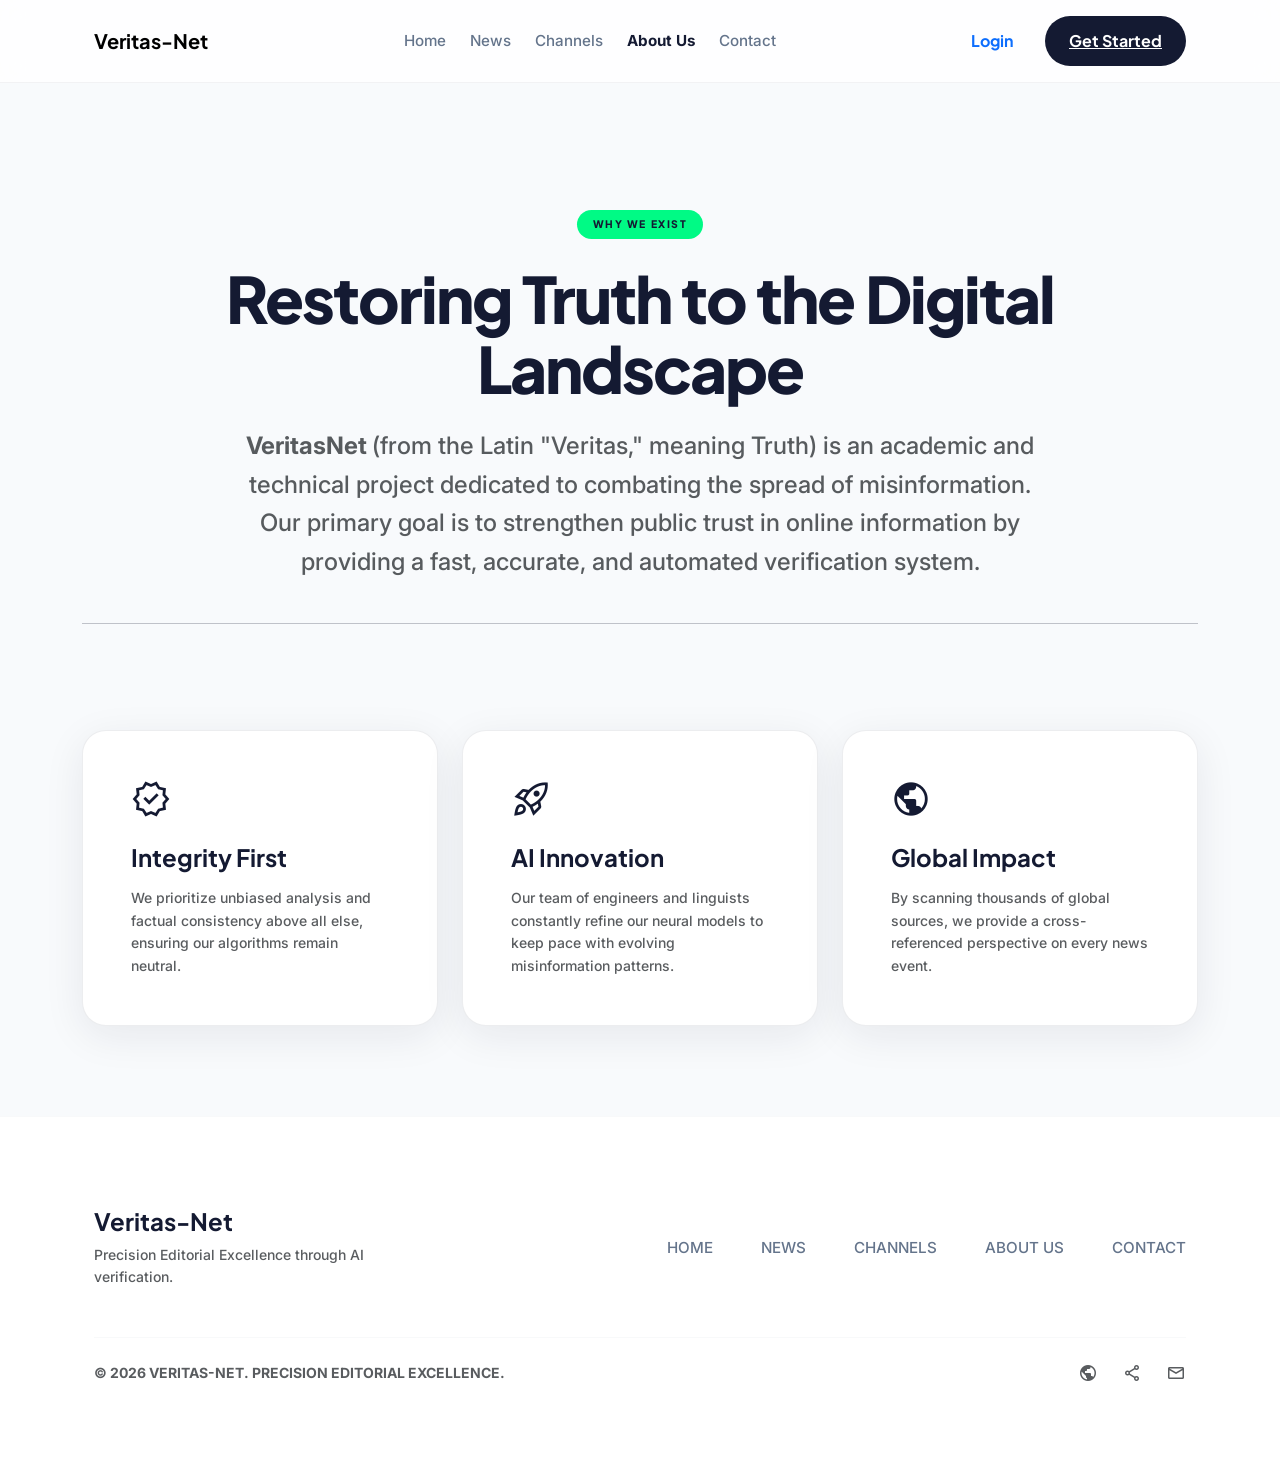
<file: frontend/about.html>
<!DOCTYPE html>
<html lang="en">

<head>
    <meta charset="utf-8" />
    <meta content="width=device-width, initial-scale=1.0" name="viewport" />
    <title>About Us | Veritas-Net</title>
    <link href="css/bootstrap.min.css" rel="stylesheet">
    <link
        href="https://fonts.googleapis.com/css2?family=Plus+Jakarta+Sans:wght@400;500;600;700;800&family=Inter:wght@400;500;600&display=swap"
        rel="stylesheet" />
    <link href="https://fonts.googleapis.com/css2?family=Material+Symbols+Outlined:wght,FILL@100..700,0..1&display=swap"
        rel="stylesheet" />
    <link href="css/style.css" rel="stylesheet" />
</head>

<body class="selection-bg-mint">
    <!-- Navigation -->
    <nav class="navbar navbar-expand-lg fixed-top w-100 z-3 glass-nav py-3">
        <div class="container px-4">
            <a class="navbar-brand h2 fw-bold tracking-tighter text-navy font-headline mb-0 text-decoration-none"
                href="index.html">Veritas-Net</a>
            <button class="navbar-toggler border-0 shadow-none" type="button" data-bs-toggle="collapse"
                data-bs-target="#navbarContent">
                <span class="material-symbols-outlined">menu</span>
            </button>
            <div class="collapse navbar-collapse" id="navbarContent">
                <div class="mx-auto d-flex flex-column flex-lg-row align-items-center gap-4 py-3 py-lg-0">
                    <a class="nav-link-custom text-decoration-none" href="index.html">Home</a>
                    <a class="nav-link-custom text-decoration-none" href="news.html">News</a>
                    <a class="nav-link-custom text-decoration-none" href="channels.html">Channels</a>
                    <a class="nav-link-custom active text-decoration-none" href="about.html">About Us</a>
                    <a class="nav-link-custom text-decoration-none" href="contact.html">Contact</a>
                </div>
                <div class="d-flex align-items-center gap-3">
                    <a class="text-navy fw-bold font-headline tracking-tight text-decoration-none px-3"
                        href="login.html">Login</a>
                    <a class="btn-navy" href="register.html">Get Started</a>
                </div>
            </div>
        </div>
    </nav>

    <main class="section-pts">
        <section class="container ux-section text-center">
            <div class="hero-badge mb-4">Why We Exist</div>
            <h1 class="display-title mb-4">Restoring Truth to the Digital Landscape</h1>
            <p class="text-muted fs-4 fw-medium mx-auto mb-0" style="max-width: 800px;">
                <strong>VeritasNet </strong>(from the Latin "Veritas," meaning Truth) is an academic and technical
                project dedicated to combating the spread of misinformation. Our primary goal is to strengthen
                public trust in online information by providing a fast, accurate, and automated verification system.
            </p><br>
            <hr>
        </section>
        <section class="container ux-section-bottom">
            <div class="row g-4">
                <div class="col-md-4">
                    <div class="card-editorial p-5 h-100">
                        <i class="material-symbols-outlined fs-1 text-mint mb-4">verified</i>
                        <h3 class="h4 fw-bold font-headline mb-3">Integrity First</h3>
                        <p class="text-muted fw-medium small mb-0">We prioritize unbiased analysis and factual
                            consistency above all else, ensuring our algorithms remain neutral.</p>
                    </div>
                </div>
                <div class="col-md-4">
                    <div class="card-editorial p-5 h-100">
                        <i class="material-symbols-outlined fs-1 text-mint mb-4">rocket_launch</i>
                        <h3 class="h4 fw-bold font-headline mb-3">AI Innovation</h3>
                        <p class="text-muted fw-medium small mb-0">Our team of engineers and linguists constantly refine
                            our neural models to keep pace with evolving misinformation patterns.</p>
                    </div>
                </div>
                <div class="col-md-4">
                    <div class="card-editorial p-5 h-100">
                        <i class="material-symbols-outlined fs-1 text-mint mb-4">public</i>
                        <h3 class="h4 fw-bold font-headline mb-3">Global Impact</h3>
                        <p class="text-muted fw-medium small mb-0">By scanning thousands of global sources, we provide a
                            cross-referenced perspective on every news event.</p>
                    </div>
                </div>
            </div>
        </section>
    </main>

    <!-- Footer -->
    <footer class="w-100 ux-section border-top border-light bg-white">
        <div class="container px-4">
            <div class="row g-5 align-items-center">
                <div class="col-lg-4 text-center text-lg-start">
                    <div class="h4 fw-bold tracking-tighter text-navy font-headline mb-2">Veritas-Net</div>
                    <p class="text-muted small fw-medium mb-0">Precision Editorial Excellence through AI verification.
                    </p>
                </div>
                <div class="col-lg-8">
                    <div
                        class="d-flex flex-wrap justify-content-center justify-content-lg-end gap-4 gap-md-5 small fw-bold">
                        <a href="index.html"
                            class="nav-link-custom text-decoration-none hover-mint text-uppercase tracking-widest">Home</a>
                        <a href="news.html"
                            class="nav-link-custom text-decoration-none hover-mint text-uppercase tracking-widest">News</a>
                        <a href="channels.html"
                            class="nav-link-custom text-decoration-none hover-mint text-uppercase tracking-widest">Channels</a>
                        <a href="about.html"
                            class="nav-link-custom text-decoration-none hover-mint text-uppercase tracking-widest">About
                            Us</a>
                        <a href="contact.html"
                            class="nav-link-custom text-decoration-none hover-mint text-uppercase tracking-widest">Contact</a>
                    </div>
                </div>
            </div>
            <div
                class="mt-5 pt-4 border-top border-light d-flex flex-column flex-md-row justify-content-between align-items-center gap-4">
                <p class="text-muted small fw-bold mb-0">© 2026 VERITAS-NET. PRECISION EDITORIAL EXCELLENCE.</p>
                <div class="d-flex gap-4">
                    <i class="material-symbols-outlined text-muted cursor-pointer hover-navy fs-5">public</i>
                    <i class="material-symbols-outlined text-muted cursor-pointer hover-navy fs-5">share</i>
                    <i class="material-symbols-outlined text-muted cursor-pointer hover-navy fs-5">mail</i>
                </div>
            </div>
        </div>
    </footer>

    <!-- Bootstrap JS -->
    <script src="js/bootstrap.bundle.min.js"></script>
</body>

</html>
</file>
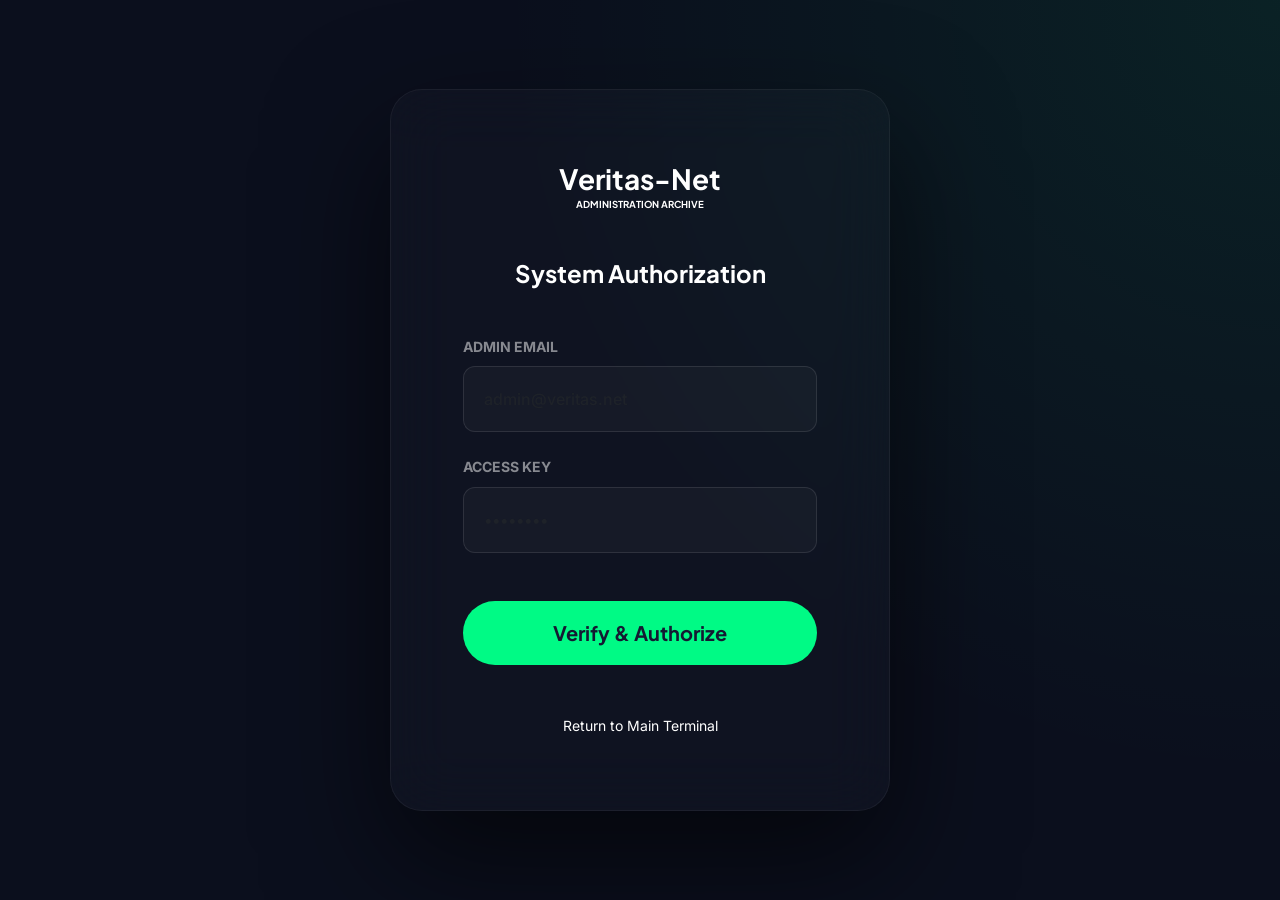
<file: frontend/admin-dashboard.html>
<!DOCTYPE html>
<html lang="en">

<head>
    <meta charset="utf-8" />
    <meta content="width=device-width, initial-scale=1.0" name="viewport" />
    <title>Admin Overview | Veritas-Net</title>
    <link href="css/bootstrap.min.css" rel="stylesheet">
    <link
        href="https://fonts.googleapis.com/css2?family=Plus+Jakarta+Sans:wght@400;500;600;700;800&family=Inter:wght@400;500;600&display=swap"
        rel="stylesheet" />
    <link href="https://fonts.googleapis.com/css2?family=Material+Symbols+Outlined:wght,FILL@100..700,0..1&display=swap"
        rel="stylesheet" />
    <link href="css/style.css" rel="stylesheet" />
    <script src="js/chart.js"></script>
</head>

<body class="selection-bg-mint dashboard-body">
    <div class="app-wrapper">
        <!-- Sidebar -->
        <aside class="sidebar" id="sidebar">
            <div class="sidebar-user mb-4">
                <img src="https://ui-avatars.com/api/?name=Admin&background=141a32&color=00fa85" alt="Profile"
                    class="user-avatar">
                <div class="user-info">
                    <div class="fw-bold text-white small" id="adminName">Administrator</div>
                    <div class="badge bg-navy text-white fw-bold tracking-widest px-2" style="font-size: 0.55rem;">SUPER
                        ADMIN</div>
                </div>
            </div>

            <div class="sidebar-brand h3 fw-bold tracking-tighter text-white font-headline mb-5 px-2">
                Veritas-Net
            </div>

            <nav class="sidebar-nav">
                <a href="#" class="sidebar-link active nav-item" data-section="overview">
                    <i class="material-symbols-outlined">grid_view</i>
                    <span>Overview</span>
                </a>
                <a href="#" class="sidebar-link nav-item" data-section="news">
                    <i class="material-symbols-outlined">article</i>
                    <span>Manage News</span>
                </a>
                <a href="#" class="sidebar-link nav-item" data-section="requests">
                    <i class="material-symbols-outlined">rate_review</i>
                    <span>User Requests</span>
                </a>
                <a href="#" class="sidebar-link nav-item" data-section="users">
                    <i class="material-symbols-outlined">group</i>
                    <span>Registered Users</span>
                </a>
                <a href="#" class="sidebar-link nav-item" data-section="model">
                    <i class="material-symbols-outlined">psychology</i>
                    <span>ML Model Training</span>
                </a>
                <a href="#" class="sidebar-link nav-item" data-section="channels">
                    <span class="material-symbols-outlined">rss_feed</span>
                    <span>Channels</span>
                </a>
                <a href="#" class="sidebar-link nav-item" data-section="settings">
                    <i class="material-symbols-outlined">settings</i>
                    <span>Settings</span>
                </a>
            </nav>

            <div class="mt-auto">
                <a href="#"
                    class="btn-mint w-100 py-3 mb-4 rounded-3 fw-bold small text-decoration-none d-flex align-items-center justify-content-center border-0"
                    id="logoutBtn">
                    <i class="material-symbols-outlined">logout</i>
                    <span>Sign Out</span>
                </a>
            </div>

            <button class="sidebar-close d-lg-none" id="sidebarToggle">
                <i class="material-symbols-outlined">close</i>
            </button>
        </aside>

        <!-- Main Content -->
        <main class="main-content">
            <!-- Top Bar -->
            <header class="top-bar border-bottom border-light">
                <div class="d-flex align-items-center gap-3">
                    <button class="btn btn-link p-0 text-navy d-lg-none" id="mobileMenuBtn">
                        <i class="material-symbols-outlined fs-2">menu</i>
                    </button>
                    <h2 class="h4 fw-bold mb-0 text-navy font-headline" id="sectionTitle">Dashboard Overview</h2>
                    <span class="badge bg-mint text-navy fw-bold tracking-widest px-2" style="font-size: 0.6rem;">SYSTEM
                        LIVE</span>
                </div>

                <div class="d-flex align-items-center gap-4">
                    <!-- Search Removed as requested -->
                </div>
            </header>

            <div class="container-fluid p-4 p-xl-5">
                <!-- Overview Section -->
                <div id="overview-section" class="content-section active">
                    <!-- Metrics Grid -->
                    <div class="row g-4 mb-5">
                        <div class="col-xl-3 col-md-6">
                            <div class="card-editorial p-4">
                                <div class="d-flex justify-content-between align-items-start mb-3">
                                    <div class="text-muted fw-bold small opacity-60">TOTAL USERS</div>
                                    <span class="metric-pill" id="userTrend">+ 0%</span>
                                </div>
                                <div class="h2 fw-bold font-headline mb-3" id="totalUsers">...</div>
                                <div style="height: 4px; border-radius: 2px; width: 100%;" class="bg-gray-light">
                                    <div id="userProgress" style="height: 100%; border-radius: 2px; width: 0%;"
                                        class="bg-mint transition-all"></div>
                                </div>
                            </div>
                        </div>
                        <div class="col-xl-3 col-md-6">
                            <div class="card-editorial p-4">
                                <div class="d-flex justify-content-between align-items-start mb-3">
                                    <div class="text-muted fw-bold small opacity-60">PUBLISHED NEWS</div>
                                    <span class="metric-pill" id="newsTrend">+ 0%</span>
                                </div>
                                <div class="h2 fw-bold font-headline mb-3" id="totalNews">...</div>
                                <div style="height: 4px; border-radius: 2px; width: 100%;" class="bg-gray-light">
                                    <div id="newsProgress" style="height: 100%; border-radius: 2px; width: 0%;"
                                        class="bg-mint transition-all"></div>
                                </div>
                            </div>
                        </div>
                        <div class="col-xl-3 col-md-6">
                            <div class="card-editorial p-4">
                                <div class="d-flex justify-content-between align-items-start mb-3">
                                    <div class="text-muted fw-bold small opacity-60">ANALYSES PERFORMED</div>
                                    <span class="metric-pill" id="analysesTrend">+ 0%</span>
                                </div>
                                <div class="h2 fw-bold font-headline mb-3" id="totalAnalyses">...</div>
                                <div style="height: 4px; border-radius: 2px; width: 100%;" class="bg-gray-light">
                                    <div id="analysesProgress" style="height: 100%; border-radius: 2px; width: 0%;"
                                        class="bg-mint transition-all"></div>
                                </div>
                            </div>
                        </div>
                        <div class="col-xl-3 col-md-6">
                            <div class="card-editorial p-4 border-danger border-opacity-10">
                                <div class="d-flex justify-content-between align-items-start mb-3">
                                    <div class="text-muted fw-bold small opacity-60">PENDING REQUESTS</div>
                                    <span class="metric-pill danger" id="requestsTrend">0 NEW</span>
                                </div>
                                <div class="h2 fw-bold font-headline mb-3" id="pendingRequests">...</div>
                                <div style="height: 4px; border-radius: 2px; width: 100%;" class="bg-gray-light">
                                    <div id="requestsProgress" style="height: 100%; border-radius: 2px; width: 0%;"
                                        class="bg-danger opacity-50 transition-all"></div>
                                </div>
                            </div>
                        </div>
                    </div>

                    <div class="row g-4">
                        <!-- Chart -->
                        <div class="col-lg-8">
                            <div class="card-editorial p-4 p-md-5">
                                <div class="d-flex justify-content-between align-items-center mb-5">
                                    <div>
                                        <div class="text-muted fw-bold small tracking-widest text-uppercase"
                                            style="font-size: 0.6rem;">Performance Analytics</div>
                                        <h3 class="h3 fw-bold font-headline mb-0">Model Performance</h3>
                                    </div>
                                </div>
                                <div class="chart-container mb-5"
                                    style="position: relative; height: 300px; width: 100%;">
                                    <canvas id="accuracyChart"></canvas>
                                </div>
                                <div id="trainingResults">
                                    <div class="row g-3">
                                        <div class="col-6 col-sm-3">
                                            <div class="card-editorial p-3 border-light-subtle text-center">
                                                <div class="text-muted fw-bold small opacity-60 mb-1">ACCURACY</div>
                                                <div class="h4 fw-bold text-navy mb-0" id="modelAccuracy">90.7%</div>
                                            </div>
                                        </div>
                                        <div class="col-6 col-sm-3">
                                            <div class="card-editorial p-3 border-light-subtle text-center">
                                                <div class="text-muted fw-bold small opacity-60 mb-1">PRECISION</div>
                                                <div class="h4 fw-bold text-navy mb-0" id="modelPrecision">89.2%</div>
                                            </div>
                                        </div>
                                        <div class="col-6 col-sm-3">
                                            <div class="card-editorial p-3 border-light-subtle text-center">
                                                <div class="text-muted fw-bold small opacity-60 mb-1">RECALL</div>
                                                <div class="h4 fw-bold text-navy mb-0" id="modelRecall">91.4%</div>
                                            </div>
                                        </div>
                                        <div class="col-6 col-sm-3">
                                            <div class="card-editorial p-3 border-light-subtle text-center">
                                                <div class="text-muted fw-bold small opacity-60 mb-1">F1-SCORE</div>
                                                <div class="h4 fw-bold text-navy mb-0" id="modelF1">90.3%</div>
                                            </div>
                                        </div>
                                    </div>
                                    <!-- Table will be injected here --><br><br>
                                    <div id="algorithmComparisonOverview"></div>
                                </div>
                            </div>
                        </div>
                        <!-- Distribution Chart -->
                        <div class="col-lg-4 d-flex flex-column gap-4">
                            <div class="card-editorial p-4 bg-navy">
                                <h4 class="h5 fw-bold font-headline mb-4">News Distribution</h4>
                                <div style="height: 250px; width: 100%;">
                                    <canvas id="overviewChart"></canvas>
                                </div>
                                <div class="mt-4 text-center">
                                    <div class="d-flex justify-content-center gap-4">
                                        <div class="d-flex align-items-center gap-2">
                                            <span class="rounded-circle"
                                                style="width:10px;height:10px;background:#10b981;"></span>
                                            <span class="small fw-bold">Real</span>
                                        </div>
                                        <div class="d-flex align-items-center gap-2">
                                            <span class="rounded-circle"
                                                style="width:10px;height:10px;background:#f59e0b;"></span>
                                            <span class="small fw-bold">Fake</span>
                                        </div>
                                    </div>
                                </div>
                            </div>

                            <div class="card-editorial p-4 flex-grow-1">
                                <div class="d-flex justify-content-between align-items-center mb-4">
                                    <h4 class="h5 fw-bold font-headline mb-0">Recent Updates</h4>
                                    <span class="badge bg-mint text-navy fw-bold tracking-widest"
                                        style="font-size: 0.55rem;">LATEST</span>
                                </div>
                                <div id="adminRecentNewsList" class="vstack gap-2">
                                    <div class="text-center text-muted small py-4"><i
                                            class="fas fa-spinner fa-spin"></i> Loading...</div>
                                </div>
                            </div>
                        </div>
                    </div>
                </div>

                <!-- Sections for dynamic JS content -->
                <div id="news-section" class="content-section">
                    <div class="card-editorial p-5 border-light-subtle">
                        <div class="d-flex justify-content-between align-items-center mb-5">
                            <h3 class="h3 fw-bold font-headline text-navy mb-0">Manage News Articles</h3>
                            <button id="addNewsBtn" class="btn-navy px-4 py-2">Add New Article</button>
                        </div>
                        <div id="newsTable" class="table-responsive"></div>
                        <div id="adminNewsList" class="row g-4 mt-2"></div>
                    </div>
                </div>

                <div id="requests-section" class="content-section">
                    <div class="row g-4">
                        <div class="col-lg-7">
                            <div class="card-editorial p-5 h-100">
                                <h3 class="h4 fw-bold font-headline text-navy mb-5">User Verification Requests</h3>
                                <div id="adminRequestsTable"></div>
                                <div id="adminRequestsList" class="vstack gap-4"></div>
                            </div>
                        </div>

                        <div class="col-lg-5">
                            <div class="card-editorial p-5 h-100 border-mint-subtle">
                                <h3 class="h4 fw-bold font-headline text-navy mb-5">Inbox / Contact Messages</h3>
                                <div id="adminContactMessagesList" class="vstack gap-3"
                                    style="max-height: 600px; overflow-y: auto;">
                                    <div class="text-center text-muted py-4"><i class="fas fa-spinner fa-spin"></i>
                                        Loading...</div>
                                </div>
                            </div>
                        </div>
                    </div>
                </div>

                <div id="users-section" class="content-section">
                    <div class="card-editorial p-5">
                        <h3 class="h3 fw-bold font-headline text-navy mb-5">Registered Platform Users</h3>
                        <div id="adminUsersList" class="table-responsive">
                            <table class="table table-hover align-middle custom-admin-table">
                                <thead class="table-light">
                                    <tr>
                                        <th class="ps-4">No.</th>
                                        <th>Name</th>
                                        <th>Email</th>
                                        <th>Joined</th>
                                        <th>Role</th>
                                        <th class="text-end pe-4">Actions</th>
                                    </tr>
                                </thead>
                                <tbody id="usersTable"></tbody>
                            </table>
                        </div>
                    </div>
                </div>

                <div id="model-section" class="content-section">
                    <div class="row g-4 mb-5">
                        <div class="col-lg-8">
                            <div class="card-editorial p-5">
                                <div class="d-flex justify-content-between align-items-center mb-5">
                                    <div>
                                        <div class="text-muted fw-bold small tracking-widest text-uppercase"
                                            style="font-size: 0.6rem;">TRAINING PERFORMANCE</div>
                                        <h3 class="h3 fw-bold font-headline text-navy mb-0">Model Accuracy Over Time
                                        </h3>
                                    </div>
                                    <div class="badge bg-mint text-navy fw-bold px-3 py-2">LIVE METRICS</div>
                                </div>
                                <div style="height: 350px;">
                                    <canvas id="trainingAccuracyChart"></canvas>
                                </div>
                            </div>
                        </div>
                        <div class="col-lg-4">
                            <div class="card-editorial p-5 h-100 bg-navy text-white border-0 shadow-premium">
                                <h4 class="h5 fw-bold font-headline mb-4">Retrain Model</h4>
                                <p class="small opacity-70 mb-5">Upload a new CSV dataset to refine the model's
                                    intelligence and improve detection accuracy across all categories.</p>

                                <div id="dropzone" class="border-dashed p-5 text-center rounded-4 mb-4"
                                    style="border: 2px dashed rgba(255,255,255,0.2); transition: all 0.3s ease;">
                                    <i class="material-symbols-outlined fs-1 mb-3 opacity-50">cloud_upload</i>
                                    <div class="small fw-bold">Drop CSV Dataset</div>
                                    <input type="file" id="datasetFile" accept=".csv" style="display:none;">
                                </div>

                                <button id="trainBtn" class="btn-mint w-100 py-3 fw-bold mt-2">TRAIN MODEL</button>
                            </div>
                        </div>
                    </div>

                    <div class="card-editorial p-5">
                        <div id="algorithmComparisonModel"></div>
                    </div>
                </div>

                <div id="channels-section" class="content-section">
                    <h2 class="font-headline fw-bold text-navy mb-4">Live News Channels</h2>
                    <div class="d-flex flex-wrap gap-2 mb-5">
                        <button class="btn btn-outline-navy px-4 py-2 rounded-pill category-btn active" data-channel="dawn">Dawn</button>
                        <button class="btn btn-outline-navy px-4 py-2 rounded-pill category-btn" data-channel="geo">Geo News</button>
                        <button class="btn btn-outline-navy px-4 py-2 rounded-pill category-btn" data-channel="ary">ARY News</button>
                    </div>
                    <div id="channelsGrid" class="row g-4"></div>
                </div>

                <div id="settings-section" class="content-section">
                    <div class="row g-4 justify-content-center">
                        <div class="col-lg-8">
                            <div class="card-editorial p-5">
                                <h3 class="h4 fw-bold font-headline text-navy mb-5">Administrator Profile</h3>
                                <div class="mb-4">
                                    <label class="form-label fw-bold small text-navy">FULL NAME</label>
                                    <input type="text" id="settingAdminName" class="form-control" value="Administrator"
                                        readonly>
                                </div>
                                <div class="mb-4">
                                    <label class="form-label fw-bold small text-navy">EMAIL ADDRESS</label>
                                    <input type="email" id="settingAdminEmail" class="form-control"
                                        value="admin@veritasnet.com" readonly>
                                </div>
                                <div class="mb-4">
                                    <label class="form-label fw-bold small text-navy d-block">SECURITY ROLE</label>
                                    <div class="badge bg-navy text-white px-3 py-2 mt-1">Super Administrator</div>
                                </div>
                            </div>
                        </div>
                    </div>
                </div>
            </div>
        </main>
    </div>

    <!-- Bootstrap JS -->
    <!-- News Modal -->
    <div id="newsModal" class="ux-modal">
        <div class="ux-modal-content" style="max-width: 800px;">
            <div class="modal-header">
                <h3 id="newsModalTitle">Add News Article</h3>
                <button type="button" class="ux-modal-close-x">&times;</button>
            </div>
            <div class="modal-body p-4">
                <form id="newsForm">
                    <input type="hidden" id="newsId">
                    <div class="mb-4">
                        <label class="form-label fw-bold small text-navy">ARTICLE TITLE</label>
                        <input type="text" id="newsArticleTitle" class="form-control"
                            placeholder="Enter credible title..." required>
                    </div>
                    <div class="mb-4">
                        <label class="form-label fw-bold small text-navy">CATEGORY</label>
                        <select id="newsArticleCategory" class="form-select">
                            <option value="technology">Technology</option>
                            <option value="politics">Politics</option>
                            <option value="health">Health</option>
                            <option value="sports">Sports</option>
                            <option value="international">International</option>
                            <option value="general">General</option>
                        </select>
                    </div>
                    <div class="mb-4">
                        <label class="form-label fw-bold small text-navy">ARTICLE CONTENT</label>
                        <textarea id="newsArticleContent" class="form-control" rows="10"
                            placeholder="Full article text..." required></textarea>
                    </div>
                    <div class="form-actions d-grid d-md-flex gap-3 mt-5">
                        <button type="submit" class="btn-navy py-3 flex-grow-1">Save News Article</button>
                        <button type="button" class="btn-outline-navy py-3 flex-grow-1 modal-close">Cancel</button>
                    </div>
                </form>
            </div>
        </div>
    </div>

    <!-- Verify Modal -->
    <div class="modal fade" id="verifyModal" tabindex="-1" aria-labelledby="verifyModalTitle" aria-hidden="true">
        <div class="modal-dialog modal-dialog-centered modal-lg">
            <div class="modal-content border-0 shadow-lg" style="border-radius: var(--radius-lg);">
                <div class="modal-header border-bottom border-light p-4">
                    <h5 class="modal-title font-headline h4 fw-bold text-navy" id="verifyModalTitle">Verification Result</h5>
                    <button type="button" class="btn-close" data-bs-dismiss="modal" aria-label="Close"
                        id="verifyModalCloseBtn"></button>
                </div>
                <div class="modal-body p-4 p-md-5" id="verifyModalBody">
                    <!-- Dynamic Content -->
                </div>
                <div class="modal-footer border-top border-light p-4">
                    <button type="button" class="btn-navy px-4 py-2" data-bs-dismiss="modal">Close</button>
                </div>
            </div>
        </div>
    </div>

    <!-- Bootstrap JS -->
    <script src="js/bootstrap.bundle.min.js"></script>
    <script src="js/admin-dashboard.js?v=0418"></script>
    <script src="js/channels.js"></script>
</body>

</html>
</file>
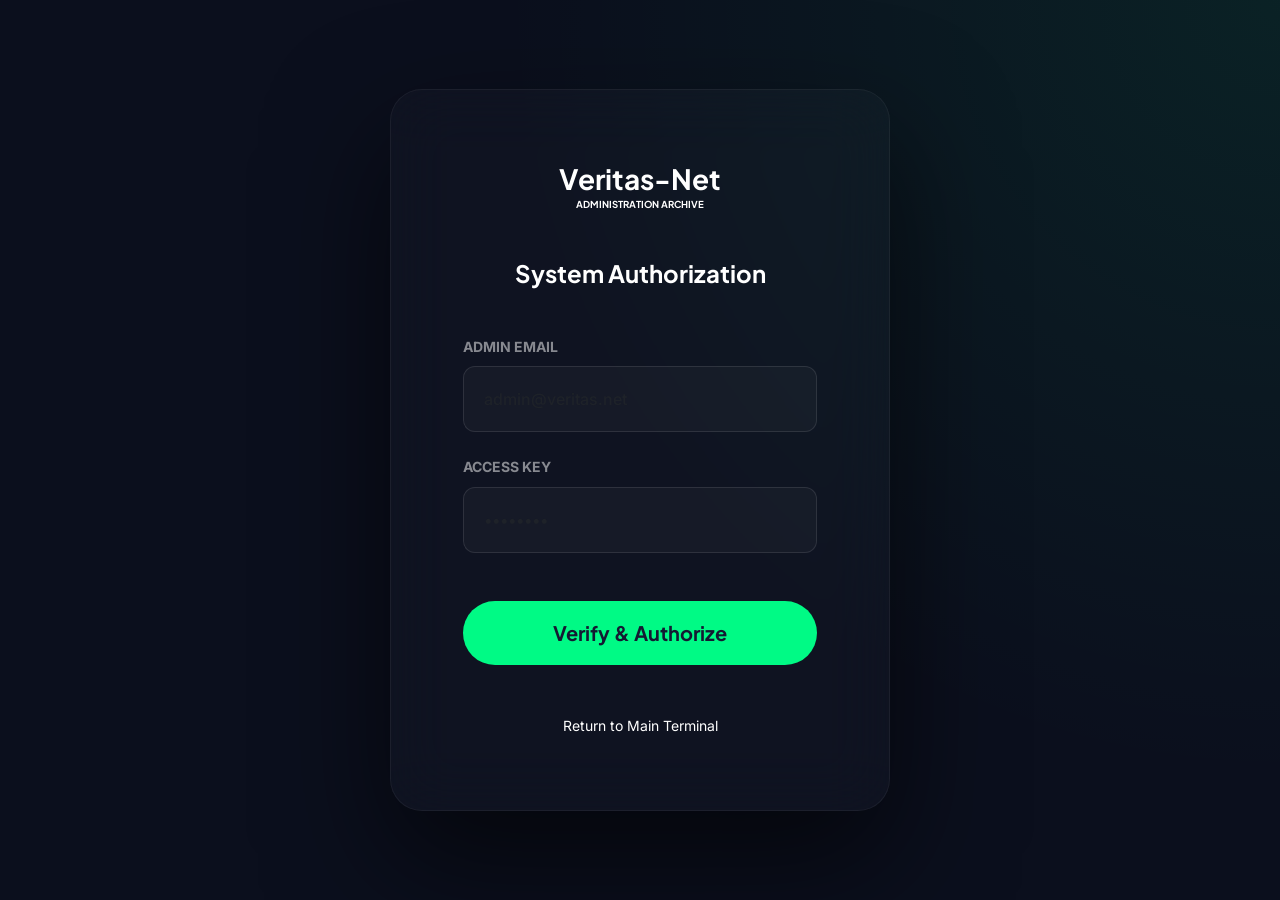
<file: frontend/admin-login.html>
<!DOCTYPE html>
<html lang="en">

<head>
    <meta charset="utf-8" />
    <meta content="width=device-width, initial-scale=1.0" name="viewport" />
    <title>Admin Login | Veritas-Net</title>
    <link href="css/bootstrap.min.css" rel="stylesheet">
    <link
        href="https://fonts.googleapis.com/css2?family=Plus+Jakarta+Sans:wght@400;500;600;700;800&family=Inter:wght@400;500;600&display=swap"
        rel="stylesheet" />
    <link href="https://fonts.googleapis.com/css2?family=Material+Symbols+Outlined:wght,FILL@100..700,0..1&display=swap"
        rel="stylesheet" />
    <link href="css/style.css" rel="stylesheet" />
    <style>
        body {
            background: #0b0f1d;
            background-image: radial-gradient(circle at 100% 0%, rgba(0, 250, 133, 0.08) 0%, transparent 50%);
            min-height: 100vh;
            display: flex;
            align-items: center;
            justify-content: center;
            padding: 2rem;
        }

        .admin-card {
            background: rgba(255, 255, 255, 0.02);
            backdrop-filter: blur(30px);
            border: 1px solid rgba(255, 255, 255, 0.05);
            border-radius: var(--radius-xl);
            padding: 4.5rem;
            width: 100%;
            max-width: 500px;
            box-shadow: 0 50px 120px rgba(0, 0, 0, 0.6);
        }

        .form-control-admin {
            background: rgba(255, 255, 255, 0.03);
            border: 1px solid rgba(255, 255, 255, 0.1);
            border-radius: 12px;
            padding: 1.25rem;
            color: white;
            font-weight: 500;
        }

        .form-control-admin:focus {
            background: rgba(255, 255, 255, 0.05);
            border-color: var(--mint);
            box-shadow: 0 0 0 4px rgba(0, 250, 133, 0.1);
            color: white;
        }
    </style>
</head>

<body>
    <div class="admin-card text-center">
        <div class="h3 fw-bold tracking-tighter text-white font-headline mb-5">
            Veritas-Net
            <div class="small text-mint fw-bold tracking-widest mt-1" style="font-size: 0.6rem;">ADMINISTRATION ARCHIVE
            </div>
        </div>

        <h1 class="h4 fw-bold text-white font-headline mb-5">System Authorization</h1>

        <form action="/admin-login" method="POST" class="text-start">
            <div class="mb-4">
                <label class="text-white fw-bold small text-uppercase tracking-widest mb-2 opacity-50 d-block">Admin
                    Email</label>
                <input type="email" name="email" class="form-control form-control-admin" placeholder="admin@veritas.net"
                    required>
            </div>
            <div class="mb-5">
                <label class="text-white fw-bold small text-uppercase tracking-widest mb-2 opacity-50 d-block">Access
                    Key</label>
                <input type="password" name="password" class="form-control form-control-admin" placeholder="••••••••"
                    required>
            </div>

            <button type="submit" class="btn-mint w-100 py-3 fs-5">
                Verify & Authorize
            </button>
        </form>

        <div class="mt-5">
            <a href="index.html"
                class="text-white opacity-30 small text-decoration-none hover-white transition-opacity">Return to Main
                Terminal</a>
        </div>
    </div>

    <!-- Bootstrap JS -->
    <script src="js/bootstrap.bundle.min.js"></script>
</body>

</html>
</file>
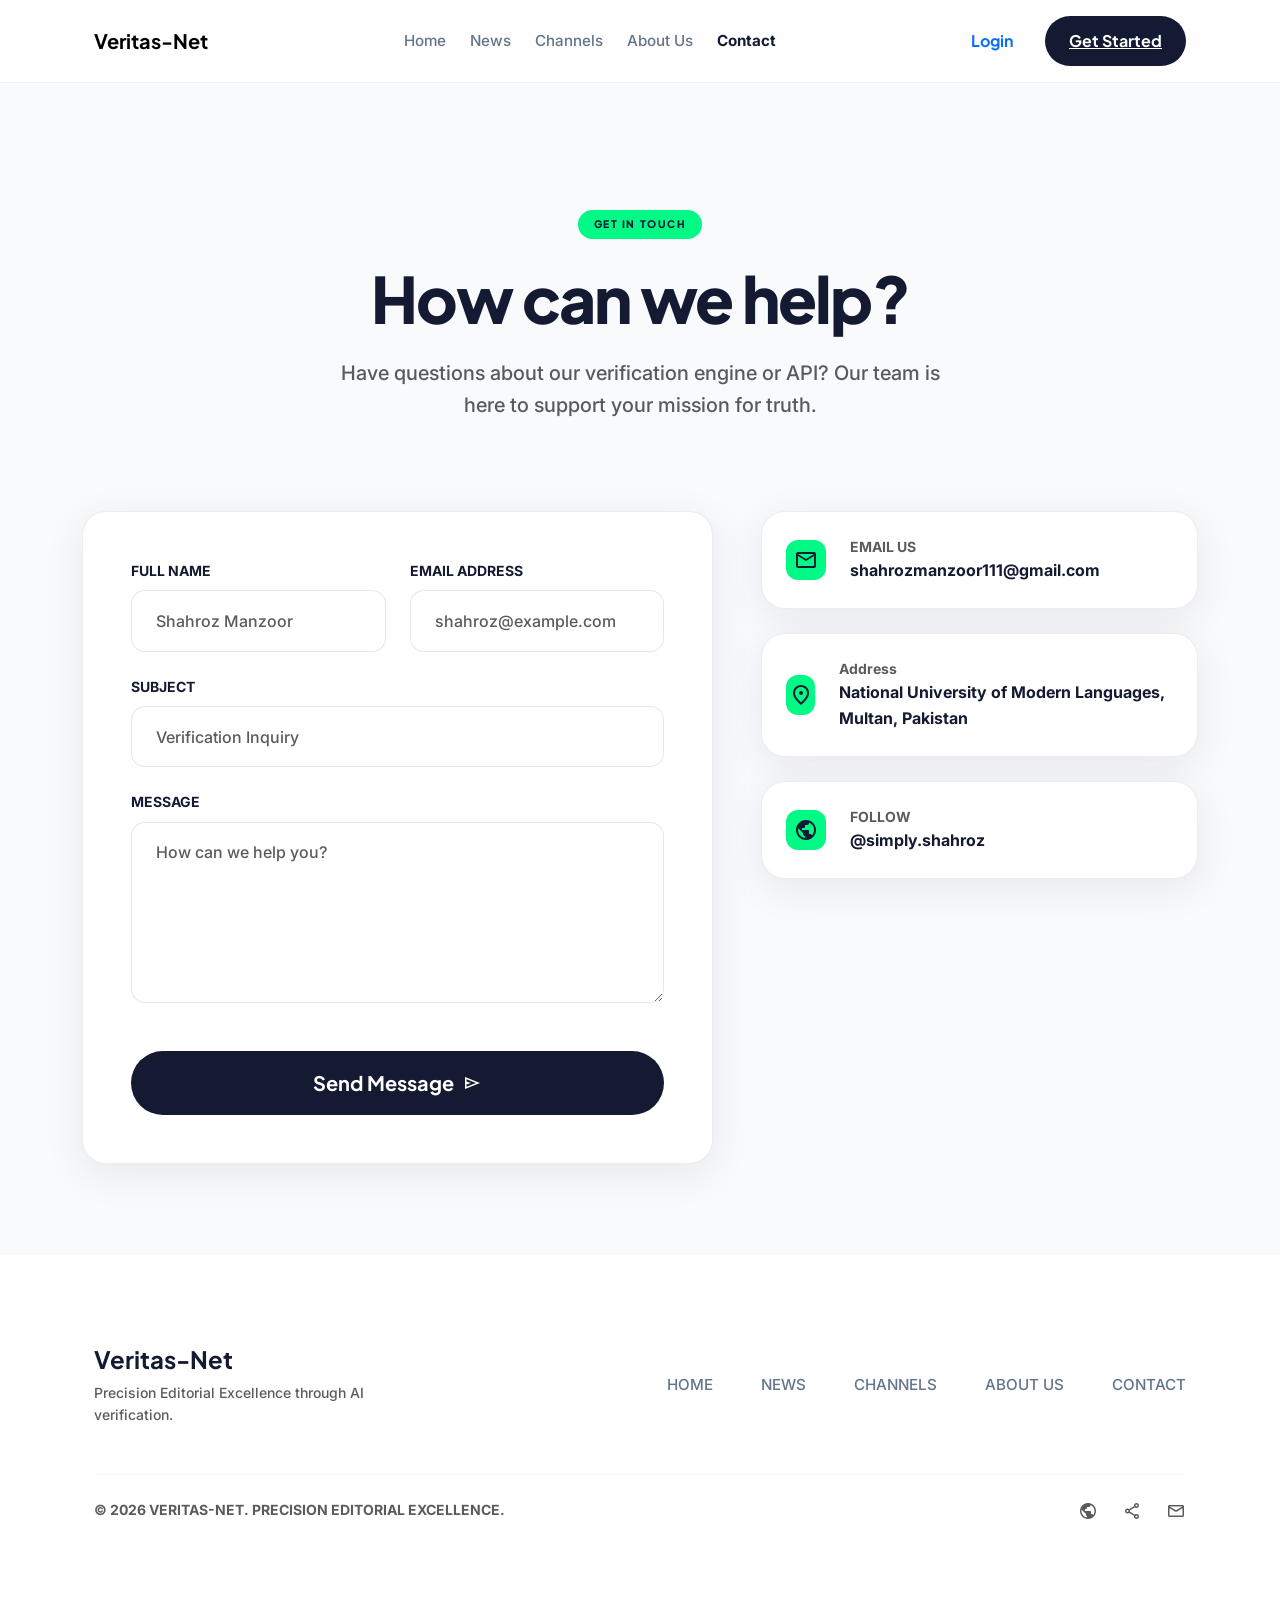
<file: frontend/contact.html>
<!DOCTYPE html>
<html lang="en">

<head>
    <meta charset="utf-8" />
    <meta content="width=device-width, initial-scale=1.0" name="viewport" />
    <title>Contact Us | Veritas-Net</title>
    <link href="css/bootstrap.min.css" rel="stylesheet">
    <link
        href="https://fonts.googleapis.com/css2?family=Plus+Jakarta+Sans:wght@400;500;600;700;800&family=Inter:wght@400;500;600&display=swap"
        rel="stylesheet" />
    <link href="https://fonts.googleapis.com/css2?family=Material+Symbols+Outlined:wght,FILL@100..700,0..1&display=swap"
        rel="stylesheet" />
    <link href="css/style.css" rel="stylesheet" />
</head>

<body class="selection-bg-mint">
    <!-- Navigation -->
    <nav class="navbar navbar-expand-lg fixed-top w-100 z-3 glass-nav py-3">
        <div class="container px-4">
            <a class="navbar-brand h2 fw-bold tracking-tighter text-navy font-headline mb-0 text-decoration-none"
                href="index.html">Veritas-Net</a>
            <button class="navbar-toggler border-0 shadow-none" type="button" data-bs-toggle="collapse"
                data-bs-target="#navbarContent">
                <span class="material-symbols-outlined">menu</span>
            </button>
            <div class="collapse navbar-collapse" id="navbarContent">
                <div class="mx-auto d-flex flex-column flex-lg-row align-items-center gap-4 py-3 py-lg-0">
                    <a class="nav-link-custom text-decoration-none" href="index.html">Home</a>
                    <a class="nav-link-custom text-decoration-none" href="news.html">News</a>
                    <a class="nav-link-custom text-decoration-none" href="channels.html">Channels</a>
                    <a class="nav-link-custom text-decoration-none" href="about.html">About Us</a>
                    <a class="nav-link-custom active text-decoration-none" href="contact.html">Contact</a>
                </div>
                <div class="d-flex align-items-center gap-3">
                    <a class="text-navy fw-bold font-headline tracking-tight text-decoration-none px-3"
                        href="login.html">Login</a>
                    <a class="btn-navy" href="register.html">Get Started</a>
                </div>
            </div>
        </div>
    </nav>

    <main class="section-pts">
        <section class="container ux-section text-center">
            <div class="hero-badge mb-4">Get in Touch</div>
            <h1 class="display-title mb-4">How can we help?</h1>
            <p class="text-muted fs-5 fw-medium mx-auto mb-0" style="max-width: 600px;">
                Have questions about our verification engine or API? Our team is here to support your mission for truth.
            </p>
        </section>

        <section class="container ux-section-bottom">
            <div class="row g-5">
                <div class="col-lg-7">
                    <div class="card-editorial p-5">
                        <form action="/contact" method="POST">
                            <div class="row g-4 mb-4">
                                <div class="col-md-6">
                                    <label
                                        class="text-navy fw-bold small text-uppercase tracking-widest mb-2 d-block">Full
                                        Name</label>
                                    <input type="text" name="name" class="form-control" placeholder="Shahroz Manzoor"
                                        required>
                                </div>
                                <div class="col-md-6">
                                    <label
                                        class="text-navy fw-bold small text-uppercase tracking-widest mb-2 d-block">Email
                                        Address</label>
                                    <input type="email" name="email" class="form-control"
                                        placeholder="shahroz@example.com" required>
                                </div>
                            </div>
                            <div class="mb-4">
                                <label
                                    class="text-navy fw-bold small text-uppercase tracking-widest mb-2 d-block">Subject</label>
                                <input type="text" name="subject" class="form-control"
                                    placeholder="Verification Inquiry" required>
                            </div>
                            <div class="mb-5">
                                <label
                                    class="text-navy fw-bold small text-uppercase tracking-widest mb-2 d-block">Message</label>
                                <textarea name="message" class="form-control" rows="6"
                                    placeholder="How can we help you?" required></textarea>
                            </div>
                            <button type="submit" class="btn-navy w-100 py-3 fs-5">
                                Send Message
                                <i class="material-symbols-outlined fs-5">send</i>
                            </button>
                        </form>
                    </div>
                </div>
                <div class="col-lg-5">
                    <div class="vstack gap-4">
                        <div class="card-editorial p-4 d-flex align-items-center gap-4">
                            <div class="history-icon bg-mint">
                                <i class="material-symbols-outlined text-navy fs-4">mail</i>
                            </div>
                            <div>
                                <div class="text-muted fw-bold small opacity-60">EMAIL US</div>
                                <div class="fw-bold text-navy">shahrozmanzoor111@gmail.com</div>
                            </div>
                        </div>
                        <div class="card-editorial p-4 d-flex align-items-center gap-4">
                            <div class="history-icon bg-mint">
                                <i class="material-symbols-outlined text-navy fs-4">location_on</i>
                            </div>
                            <div>
                                <div class="text-muted fw-bold small opacity-60">Address</div>
                                <div class="fw-bold text-navy">National University of Modern Languages, Multan, Pakistan
                                </div>
                            </div>
                        </div>
                        <div class="card-editorial p-4 d-flex align-items-center gap-4">
                            <div class="history-icon bg-mint">
                                <i class="material-symbols-outlined text-navy fs-4">public</i>
                            </div>
                            <div>
                                <div class="text-muted fw-bold small opacity-60">FOLLOW</div>
                                <div class="fw-bold text-navy">@simply.shahroz</div>
                            </div>
                        </div>
                    </div>
                </div>
            </div>
        </section>
    </main>

    <!-- Footer -->
    <footer class="w-100 ux-section border-top border-light bg-white">
        <div class="container px-4">
            <div class="row g-5 align-items-center">
                <div class="col-lg-4 text-center text-lg-start">
                    <div class="h4 fw-bold tracking-tighter text-navy font-headline mb-2">Veritas-Net</div>
                    <p class="text-muted small fw-medium mb-0">Precision Editorial Excellence through AI verification.
                    </p>
                </div>
                <div class="col-lg-8">
                    <div
                        class="d-flex flex-wrap justify-content-center justify-content-lg-end gap-4 gap-md-5 small fw-bold">
                        <a href="index.html"
                            class="nav-link-custom text-decoration-none hover-mint text-uppercase tracking-widest">Home</a>
                        <a href="news.html"
                            class="nav-link-custom text-decoration-none hover-mint text-uppercase tracking-widest">News</a>
                        <a href="channels.html"
                            class="nav-link-custom text-decoration-none hover-mint text-uppercase tracking-widest">Channels</a>
                        <a href="about.html"
                            class="nav-link-custom text-decoration-none hover-mint text-uppercase tracking-widest">About
                            Us</a>
                        <a href="contact.html"
                            class="nav-link-custom text-decoration-none hover-mint text-uppercase tracking-widest">Contact</a>
                    </div>
                </div>
            </div>
            <div
                class="mt-5 pt-4 border-top border-light d-flex flex-column flex-md-row justify-content-between align-items-center gap-4">
                <p class="text-muted small fw-bold mb-0">© 2026 VERITAS-NET. PRECISION EDITORIAL EXCELLENCE.</p>
                <div class="d-flex gap-4">
                    <i class="material-symbols-outlined text-muted cursor-pointer hover-navy fs-5">public</i>
                    <i class="material-symbols-outlined text-muted cursor-pointer hover-navy fs-5">share</i>
                    <i class="material-symbols-outlined text-muted cursor-pointer hover-navy fs-5">mail</i>
                </div>
            </div>
        </div>
    </footer>

    <!-- Bootstrap JS -->
    <script src="js/bootstrap.bundle.min.js"></script>
    <script src="js/contact.js"></script>
</body>

</html>
</file>
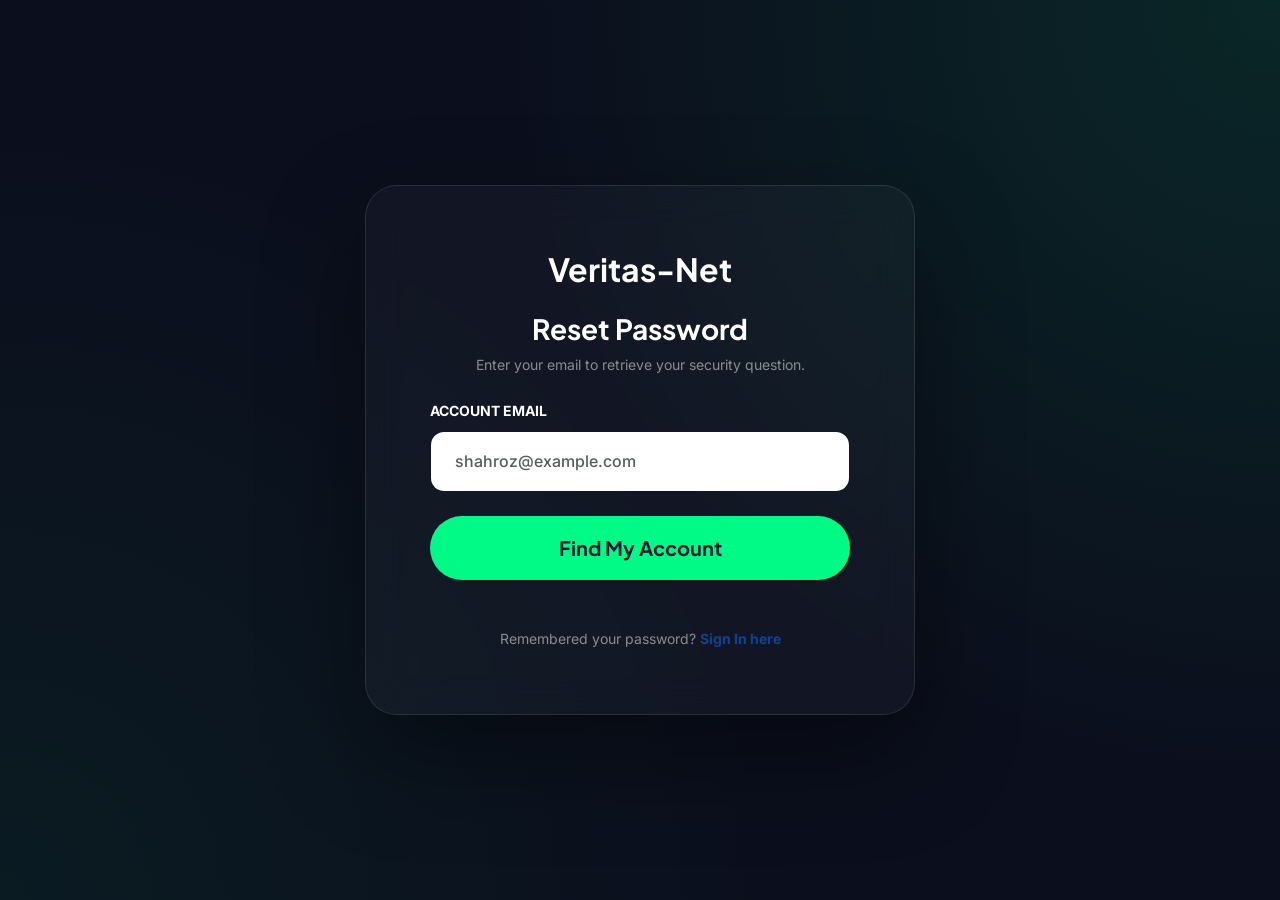
<file: frontend/forgot-password.html>
<!DOCTYPE html>
<html lang="en">

<head>
    <meta charset="utf-8" />
    <meta content="width=device-width, initial-scale=1.0" name="viewport" />
    <title>Reset Password | Veritas-Net</title>
    <link href="css/bootstrap.min.css" rel="stylesheet">
    <link
        href="https://fonts.googleapis.com/css2?family=Plus+Jakarta+Sans:wght@400;500;600;700;800&family=Inter:wght@400;500;600&display=swap"
        rel="stylesheet" />
    <link href="https://fonts.googleapis.com/css2?family=Material+Symbols+Outlined:wght,FILL@100..700,0..1&display=swap"
        rel="stylesheet" />
    <link href="css/style.css" rel="stylesheet" />
</head>

<body class="auth-body">
    <div class="auth-card text-center" style="max-width: 550px;">
        <a href="index.html"
            class="h2 fw-bold tracking-tighter text-white font-headline mb-4 text-decoration-none d-block">Veritas-Net</a>

        <h1 class="h3 fw-bold text-white font-headline mb-2">Reset Password</h1>
        <p class="text-white opacity-50 small mb-4" id="instructionText">Enter your email to retrieve your security
            question.</p>

        <div id="authMessage" class="auth-message"></div>

        <form id="step1Form">
            <div class="mb-4 text-start">
                <label class="text-white fw-bold small text-uppercase tracking-widest mb-2 d-block">Account
                    Email</label>
                <input type="email" id="resetEmail" class="form-control" placeholder="shahroz@example.com" required>
            </div>
            <button type="submit" id="step1Btn" class="btn-mint w-100 py-3 fs-5 mb-4">
                Find My Account
            </button>
        </form>

        <form id="step2Form" style="display: none;">
            <div class="mb-4 text-start p-3 rounded"
                style="background: rgba(255,255,255,0.05); border: 1px solid rgba(255,255,255,0.1);">
                <label class="text-mint fw-bold small text-uppercase tracking-widest mb-1 d-block">Your Security
                    Question:</label>
                <div id="displayQuestion" class="text-white fw-bold fs-5">Loading question...</div>
            </div>

            <div class="mb-4 text-start">
                <label class="text-white fw-bold small text-uppercase tracking-widest mb-2 d-block">Your Answer</label>
                <input type="text" id="resetAnswer" class="form-control" placeholder="Enter your answer" required>
            </div>

            <div class="row g-4 mb-4 text-start">
                <div class="col-md-6">
                    <label class="text-white fw-bold small text-uppercase tracking-widest mb-2 d-block">New
                        Password</label>
                    <input type="password" id="newPassword" class="form-control" placeholder="••••••••" required>
                </div>
                <div class="col-md-6">
                    <label class="text-white fw-bold small text-uppercase tracking-widest mb-2 d-block">Confirm</label>
                    <input type="password" id="confirmNewPassword" class="form-control" placeholder="••••••••" required>
                </div>
            </div>

            <button type="submit" id="step2Btn" class="btn-mint w-100 py-3 fs-5 mb-4">
                Securely Reset Password
            </button>
        </form>

        <p class="text-white opacity-50 small mb-0 mt-4">
            Remembered your password? <a href="login.html" class="text-mint fw-bold text-decoration-none">Sign In
                here</a>
        </p>
    </div>

    <script>
        document.addEventListener('DOMContentLoaded', function () {
            const step1Form = document.getElementById('step1Form');
            const step2Form = document.getElementById('step2Form');
            const authMessage = document.getElementById('authMessage');
            let userEmail = ''; // Store the email between steps

            function showMsg(text, type) {
                authMessage.className = `auth-message ${type}`;
                authMessage.textContent = text;
            }

            // --- STEP 1: Fetch the question ---
            step1Form.addEventListener('submit', async function (e) {
                e.preventDefault();
                userEmail = document.getElementById('resetEmail').value.trim();
                const btn = document.getElementById('step1Btn');

                btn.disabled = true;
                btn.textContent = 'Searching...';

                try {
                    const response = await fetch('/api/auth/get-security-question', {
                        method: 'POST', headers: { 'Content-Type': 'application/json' },
                        body: JSON.stringify({ email: userEmail })
                    });
                    const data = await response.json();

                    if (response.ok) {
                        // Hide Step 1, Show Step 2
                        step1Form.style.display = 'none';
                        document.getElementById('instructionText').textContent = "Answer your security question to set a new password.";
                        document.getElementById('displayQuestion').textContent = data.security_question;
                        step2Form.style.display = 'block';
                        authMessage.className = 'auth-message'; // clear errors
                    } else {
                        showMsg(data.error || 'Account not found.', 'error');
                    }
                } catch (err) {
                    showMsg('Connection error. Is the server running?', 'error');
                } finally {
                    btn.disabled = false;
                    btn.textContent = 'Find My Account';
                }
            });

            // --- STEP 2: Verify answer and reset password ---
            step2Form.addEventListener('submit', async function (e) {
                e.preventDefault();
                const answer = document.getElementById('resetAnswer').value.trim();
                const newPassword = document.getElementById('newPassword').value;
                const confirmPassword = document.getElementById('confirmNewPassword').value;
                const btn = document.getElementById('step2Btn');

                if (newPassword !== confirmPassword) {
                    showMsg('New passwords do not match.', 'error');
                    return;
                }

                btn.disabled = true;
                btn.textContent = 'Verifying...';

                try {
                    const response = await fetch('/api/auth/reset-password', {
                        method: 'POST', headers: { 'Content-Type': 'application/json' },
                        body: JSON.stringify({
                            email: userEmail,
                            security_answer: answer,
                            new_password: newPassword
                        })
                    });
                    const data = await response.json();

                    if (response.ok) {
                        showMsg('Password reset successfully! Redirecting to login...', 'success');
                        setTimeout(() => window.location.href = 'login.html', 2000);
                    } else {
                        showMsg(data.error || 'Failed to reset password.', 'error');
                    }
                } catch (err) {
                    showMsg('Connection error. Is the server running?', 'error');
                } finally {
                    btn.disabled = false;
                    btn.textContent = 'Securely Reset Password';
                }
            });
        });
    </script>
</body>

</html>
</file>
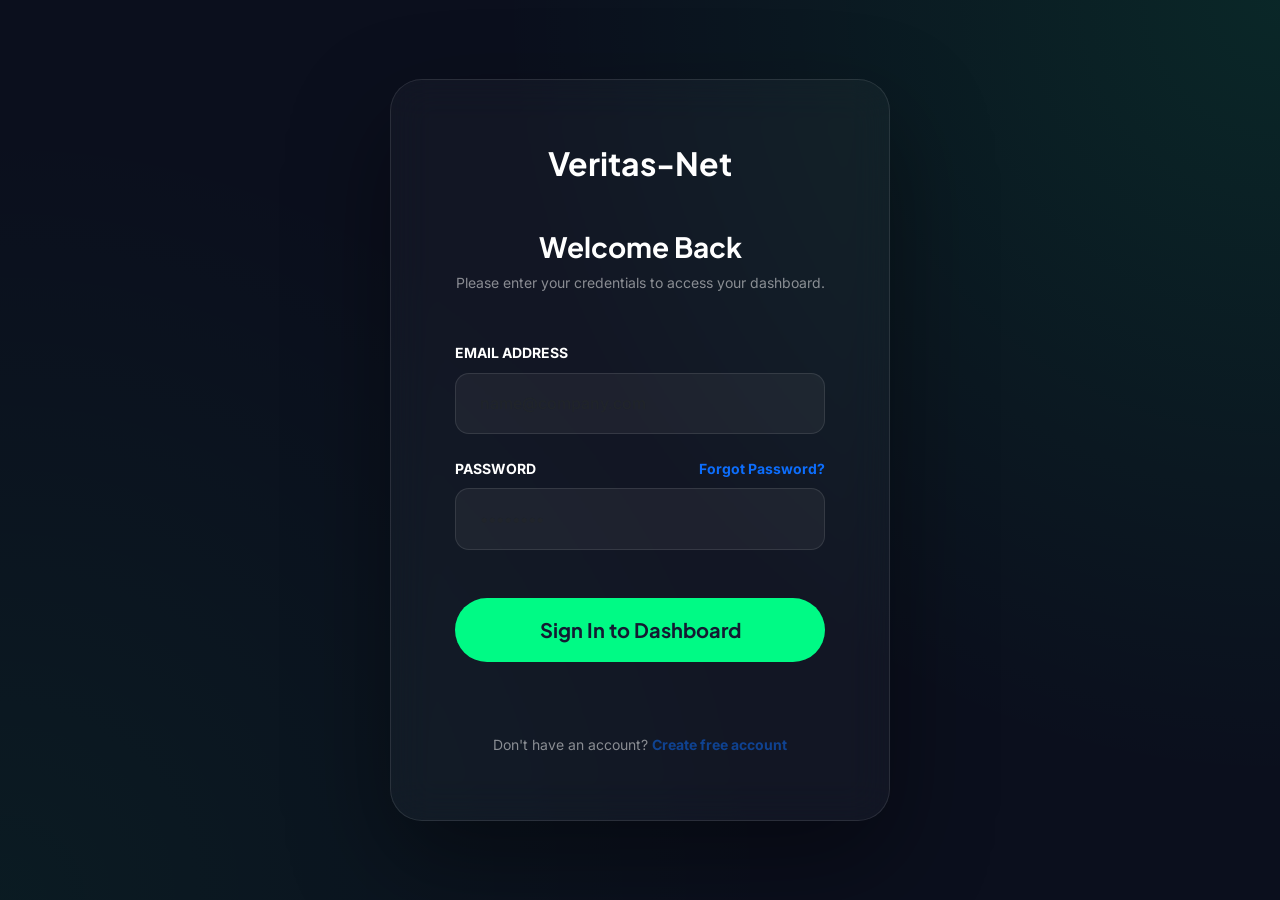
<file: frontend/login.html>
<!DOCTYPE html>
<html lang="en">

<head>
    <meta charset="utf-8" />
    <meta content="width=device-width, initial-scale=1.0" name="viewport" />
    <title>Login | Veritas-Net</title>
    <link href="css/bootstrap.min.css" rel="stylesheet">
    <link
        href="https://fonts.googleapis.com/css2?family=Plus+Jakarta+Sans:wght@400;500;600;700;800&family=Inter:wght@400;500;600&display=swap"
        rel="stylesheet" />
    <link href="https://fonts.googleapis.com/css2?family=Material+Symbols+Outlined:wght,FILL@100..700,0..1&display=swap"
        rel="stylesheet" />
    <link href="css/style.css" rel="stylesheet" />
</head>

<body class="auth-body">
    <div class="auth-card text-center">
        <a href="index.html"
            class="h2 fw-bold tracking-tighter text-white font-headline mb-5 text-decoration-none d-block">Veritas-Net</a>

        <h1 class="h3 fw-bold text-white font-headline mb-2">Welcome Back</h1>
        <p class="text-white opacity-50 small mb-5">Please enter your credentials to access your dashboard.</p>

        <form id="loginForm" class="text-start auth-form">
            <div class="mb-4">
                <label class="text-white fw-bold small text-uppercase tracking-widest mb-2 d-block">Email
                    Address</label>
                <input type="email" id="email" name="email" class="form-control" placeholder="name@company.com"
                    required>
            </div>
            <div class="mb-5">
                <div class="d-flex justify-content-between align-items-center mb-2">
                    <label class="text-white fw-bold small text-uppercase tracking-widest mb-0 d-block">Password</label>
                    <a href="forgot-password.html" class="text-mint small fw-bold text-decoration-none">Forgot
                        Password?</a>
                </div>
                <input type="password" id="password" name="password" class="form-control" placeholder="••••••••"
                    required>
            </div>

            <div id="authMessage" class="auth-message"></div>

            <button type="submit" class="btn-mint w-100 py-3 fs-5 mb-4">
                Sign In to Dashboard
            </button>
        </form>

        <p class="text-white opacity-50 small mb-0 mt-5">
            Don't have an account? <a href="register.html" class="text-mint fw-bold text-decoration-none">Create free
                account</a>
        </p>
    </div>

    <!-- Bootstrap JS -->
    <script src="js/bootstrap.bundle.min.js"></script>
    <script src="js/auth.js"></script>
</body>

</html>
</file>
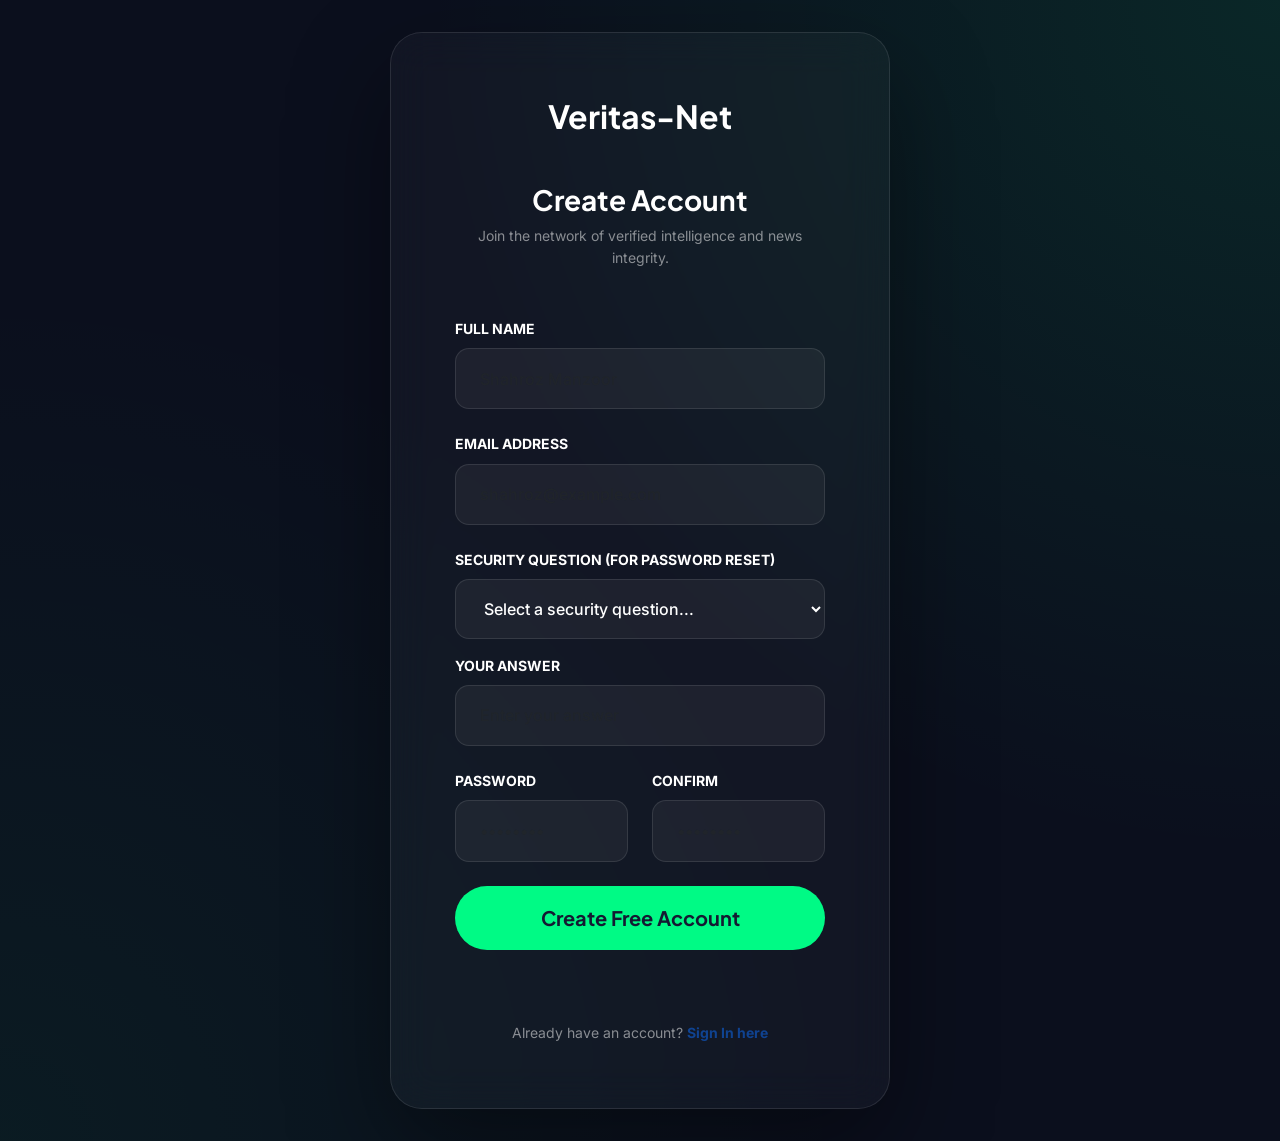
<file: frontend/register.html>
<!DOCTYPE html>
<html lang="en">

<head>
    <meta charset="utf-8" />
    <meta content="width=device-width, initial-scale=1.0" name="viewport" />
    <title>Join Us | Veritas-Net</title>
    <link href="css/bootstrap.min.css" rel="stylesheet">
    <link
        href="https://fonts.googleapis.com/css2?family=Plus+Jakarta+Sans:wght@400;500;600;700;800&family=Inter:wght@400;500;600&display=swap"
        rel="stylesheet" />
    <link href="https://fonts.googleapis.com/css2?family=Material+Symbols+Outlined:wght,FILL@100..700,0..1&display=swap"
        rel="stylesheet" />
    <link href="css/style.css" rel="stylesheet" />
</head>

<body class="auth-body">
    <div class="auth-card text-center">
        <a href="index.html"
            class="h2 fw-bold tracking-tighter text-white font-headline mb-5 text-decoration-none d-block">Veritas-Net</a>

        <h1 class="h3 fw-bold text-white font-headline mb-2">Create Account</h1>
        <p class="text-white opacity-50 small mb-5">Join the network of verified intelligence and news integrity.</p>

        <form id="registerForm" class="text-start auth-form">
            <div class="row g-4 mb-4">
                <div class="col-md-12">
                    <label class="text-white fw-bold small text-uppercase tracking-widest mb-2 d-block">Full
                        Name</label>
                    <input type="text" id="fullname" name="fullname" class="form-control" placeholder="Shahroz Manzoor"
                        required>
                </div>
            </div>

            <div class="mb-4">
                <label class="text-white fw-bold small text-uppercase tracking-widest mb-2 d-block">Email
                    Address</label>
                <input type="email" id="email" name="email" class="form-control" placeholder="shahroz@example.com"
                    required>
            </div>
            <div class="mb-3 text-start">
                <label class="text-white fw-bold small text-uppercase tracking-widest mb-2 d-block">Security Question
                    (For Password Reset)</label>
                <select id="securityQuestion" class="form-control" style="appearance: auto; color: white;" required>
                    <option value="" disabled selected style="color: #141a32;">Select a security question...</option>
                    <option value="What was your childhood nickname?" style="color: #141a32;">What was your childhood
                        nickname?</option>
                    <option value="What is the name of your favorite pet?" style="color: #141a32;">What is the name of
                        your favorite pet?</option>
                    <option value="What city were you born in?" style="color: #141a32;">What city were you born in?
                    </option>
                    <option value="What was the name of your first school?" style="color: #141a32;">What was the name of
                        your first school?</option>
                </select>
            </div>
            <div class="mb-4 text-start">
                <label class="text-white fw-bold small text-uppercase tracking-widest mb-2 d-block">Your Answer</label>
                <input type="text" id="securityAnswer" class="form-control" placeholder="Enter your answer" required>
            </div>
            <div class="row g-4 mb-4">
                <div class="col-md-6">
                    <label class="text-white fw-bold small text-uppercase tracking-widest mb-2 d-block">Password</label>
                    <input type="password" id="password" name="password" class="form-control" placeholder="••••••••"
                        required>
                </div>
                <div class="col-md-6">
                    <label class="text-white fw-bold small text-uppercase tracking-widest mb-2 d-block">Confirm</label>
                    <input type="password" id="confirmPassword" name="confirm_password" class="form-control"
                        placeholder="••••••••" required>
                </div>
            </div>

            <div id="authMessage" class="auth-message"></div>

            <button type="submit" class="btn-mint w-100 py-3 fs-5 mb-4">
                Create Free Account
            </button>
        </form>

        <p class="text-white opacity-50 small mb-0 mt-5">
            Already have an account? <a href="login.html" class="text-mint fw-bold text-decoration-none">Sign In
                here</a>
        </p>
    </div>

    <!-- Bootstrap JS -->
    <script src="js/bootstrap.bundle.min.js"></script>
    <script src="js/auth.js"></script>
</body>

</html>
</file>
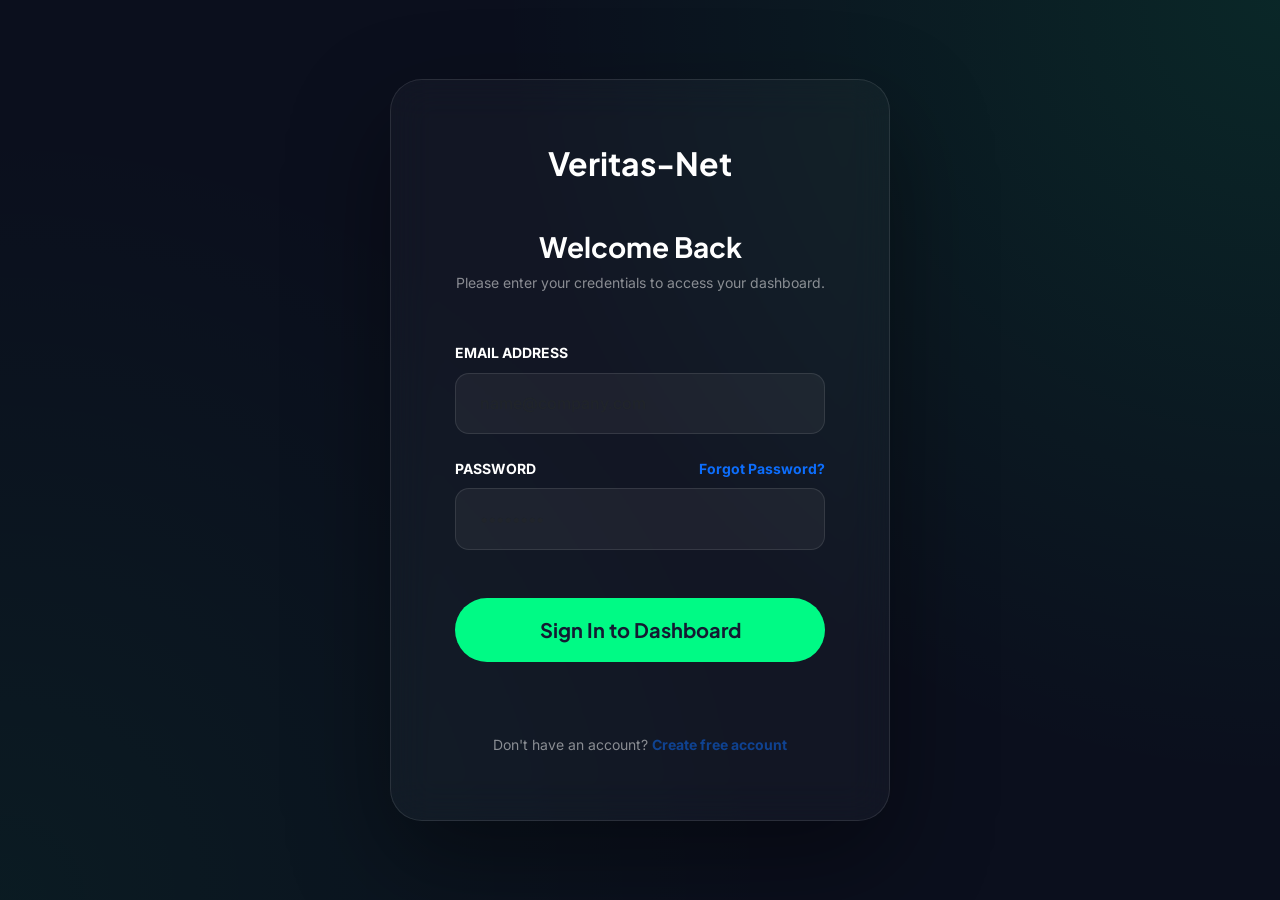
<file: frontend/user-dashboard.html>
<!DOCTYPE html>
<html lang="en">

<head>
    <meta charset="utf-8" />
    <meta content="width=device-width, initial-scale=1.0" name="viewport" />
    <title>Dashboard | Veritas-Net</title>
    <link href="css/bootstrap.min.css" rel="stylesheet">
    <link
        href="https://fonts.googleapis.com/css2?family=Plus+Jakarta+Sans:wght@400;500;600;700;800&family=Inter:wght@400;500;600&display=swap"
        rel="stylesheet" />
    <link href="https://fonts.googleapis.com/css2?family=Material+Symbols+Outlined:wght,FILL@100..700,0..1&display=swap"
        rel="stylesheet" />
    <link href="css/style.css" rel="stylesheet" />
</head>

<body class="selection-bg-mint dashboard-body">
    <div class="app-wrapper">
        <!-- Sidebar -->
        <aside class="sidebar" id="sidebar">
            <div class="sidebar-brand h3 fw-bold tracking-tighter text-white font-headline mb-5 px-2">
                Veritas-Net
                <div class="small text-mint fw-bold tracking-widest" style="font-size: 0.6rem;">THE PRECISE LUMINARY
                </div>
            </div>

            <!-- User Profile Section -->
            <div class="sidebar-user mb-5">
                <img src="https://ui-avatars.com/api/?name=User&background=00fa85&color=141a32" alt="Profile"
                    class="user-avatar" id="userAvatar">
                <div class="user-info">
                    <div class="fw-bold text-white small" id="userName">Loading...</div>
                    <div class="text-white opacity-50" style="font-size: 0.7rem;" id="userEmail">...</div>
                </div>
            </div>

            <nav class="sidebar-nav">
                <a href="#" class="sidebar-link nav-item active" data-section="detector">
                    <i class="material-symbols-outlined">search_check</i>
                    <span>News Detector</span>
                </a>
                <a href="#" class="sidebar-link nav-item" data-section="history">
                    <i class="material-symbols-outlined">history</i>
                    <span>My History</span>
                </a>
                <a href="#" class="sidebar-link nav-item" data-section="submit">
                    <i class="material-symbols-outlined">upload_file</i>
                    <span>Submit News</span>
                </a>
                <a href="#" class="sidebar-link nav-item" data-section="requests">
                    <i class="material-symbols-outlined">request_quote</i>
                    <span>My Requests</span>
                </a>
                <a href="#" class="sidebar-link nav-item" data-section="channels">
                    <span class="material-symbols-outlined">rss_feed</span>
                    <span>Channels</span>
                </a>
                <a href="#" class="sidebar-link nav-item" data-section="account">
                    <i class="material-symbols-outlined">settings</i>
                    <span>Account Settings</span>
                </a>
            </nav>

            <a href="#" class="btn-sidebar-logout" id="logoutBtn">
                <i class="material-symbols-outlined">logout</i>
                <span>Logout</span>
            </a>

            <br>
            <button class="sidebar-close d-lg-none" id="sidebarToggle">
                <i class="material-symbols-outlined">close</i>
            </button>
        </aside>

        <!-- Main Content Area -->
        <main class="main-content">
            <header class="top-bar border-bottom border-light">
                <div class="d-flex align-items-center gap-3">
                    <button class="btn btn-link p-0 text-navy d-lg-none" id="mobileMenuBtn">
                        <i class="material-symbols-outlined fs-2">menu</i>
                    </button>
                    <div class="d-flex flex-column">
                        <div class="d-flex align-items-center gap-3 mb-1">
                            <div class="text-mint fw-bold small tracking-widest text-uppercase"
                                style="font-size: 0.65rem;">Live Dashboard</div>
                            <span
                                class="badge bg-navy text-mint border border-mint fw-bold px-2 py-1 rounded-pill d-flex align-items-center gap-1"
                                style="font-size: 0.55rem; box-shadow: 0 0 10px rgba(0, 250, 133, 0.2);">
                                <i class="material-symbols-outlined" style="font-size: 0.8rem;">verified_user</i>
                                SESSION SECURE
                            </span>
                        </div>
                        <h2 class="h4 fw-bold mb-0 text-navy font-headline line-height-1" id="sectionTitle">Fake News
                            Detector</h2>
                    </div>
                </div>

                <!-- Empty container to maintain spacing -->
                <div></div>
            </header>

            <div class="container-fluid p-4 p-xl-5">
                <!-- Detector Section -->
                <div id="detector-section" class="content-section active">
                    <div class="row g-4">
                        <div class="col-lg-8">
                            <div class="card-editorial h-100 p-4 p-md-5">
                                <div class="d-flex justify-content-between align-items-start mb-5 flex-wrap gap-4">
                                    <div>
                                        <span class="badge bg-mint text-navy fw-bold mb-3 px-3 py-2 rounded-2"
                                            style="font-size: 0.7rem;">CORE MODULE</span>
                                        <h3 class="h3 fw-bold font-headline mb-3 text-navy">Analyze News Content</h3>
                                        <p class="text-muted fw-medium small mb-0">Our surgical algorithm
                                            cross-references global datasets to determine factual integrity in seconds.
                                        </p>
                                    </div>
                                    <div
                                        class="card-editorial p-3 d-flex align-items-center gap-3 bg-gray-light border-0">
                                        <div class="history-icon bg-mint">
                                            <i class="material-symbols-outlined text-navy fs-5"
                                                style="font-variation-settings: 'FILL' 1;">verified_user</i>
                                        </div>
                                        <div>
                                            <div class="text-muted fw-bold" style="font-size: 0.6rem;">STATUS</div>
                                            <div class="fw-bold text-navy small">System Active</div>
                                        </div>
                                    </div>
                                </div>

                                <form id="detectorForm">
                                    <div class="bg-gray-light rounded-4 p-4 mb-5 border-light-subtle">
                                        <textarea class="form-control bg-transparent border-0 fs-5" id="newsText"
                                            name="newsText" rows="10"
                                            placeholder="Paste news article or headline here..."
                                            style="resize: none;"></textarea>
                                        <div class="text-end mt-2">
                                            <span id="wordCountLabel" class="text-muted fw-bold"
                                                style="font-size: 0.65rem; transition: color 0.3s;">WORDS: 0 / 50 MIN</span>
                                        </div>
                                    </div>

                                    <div class="d-flex flex-wrap justify-content-between align-items-center gap-4">
                                        <button class="btn-navy px-5 py-3 fs-5" type="submit">
                                            Analyze News
                                            <i class="material-symbols-outlined fs-5">bolt</i>
                                        </button>
                                    </div>
                                </form>

                                <div id="detectorResult" class="detector-result mt-5"></div>
                            </div>
                        </div>

                        <div class="col-lg-4 d-flex flex-column gap-4">
                            <div class="card-navy p-5">
                                <h4 class="h5 fw-bold font-headline mb-5 text-white">Recent Insights</h4>
                                <div class="mb-5 d-flex justify-content-between align-items-center">
                                    <div>
                                        <div class="text-white opacity-60 small fw-bold mb-1">TOTAL SCANS</div>
                                        <div class="display-5 fw-bold font-headline text-white" id="totalScansValue">...
                                        </div>
                                    </div>
                                    <div class="history-icon bg-navy-light" style="background: rgba(255,255,255,0.1);">
                                        <i class="material-symbols-outlined text-mint">trending_up</i>
                                    </div>
                                </div>
                                <div class="d-flex justify-content-between align-items-center">
                                    <div>
                                        <div class="text-white opacity-60 small fw-bold mb-1">ACCURACY RATE</div>
                                        <div class="display-5 fw-bold font-headline text-white" id="accuracyRateValue">
                                            ...</div>
                                    </div>
                                    <div class="history-icon bg-mint">
                                        <i class="material-symbols-outlined text-navy"
                                            style="font-variation-settings: 'FILL' 1;">check_circle</i>
                                    </div>
                                </div>
                            </div>

                            <div class="card-editorial flex-grow-1 p-5">
                                <div class="d-flex justify-content-between align-items-center mb-4">
                                    <h4 class="h5 fw-bold font-headline mb-0 text-navy">Live Feed</h4>
                                    <span class="badge bg-mint text-navy fw-bold small">REAL-TIME</span>
                                </div>
                                <div class="history-list" id="miniHistory">
                                    <!-- Simplified items -->
                                    <div class="history-item mb-3 p-3 bg-gray-light rounded-3">
                                        <div class="fw-bold text-navy small">System optimized.</div>
                                        <div class="text-muted x-small">2m ago</div>
                                    </div>
                                </div>
                            </div>
                        </div>
                    </div>
                </div>

                <!-- History Section -->
                <div id="history-section" class="content-section">
                    <div class="card-editorial p-5">
                        <div class="d-flex justify-content-between align-items-center mb-5">
                            <h3 class="h3 fw-bold font-headline text-navy mb-0">Analysis History</h3>
                            <button class="btn btn-outline-danger btn-sm fw-bold px-3 py-2" id="clearHistoryBtn">CLEAR
                                ALL</button>
                        </div>
                        <div id="historyList" class="history-list-full row g-4"></div>
                    </div>
                </div>

                <!-- Submit Section -->
                <div id="submit-section" class="content-section">
                    <div class="card-editorial p-5 mx-auto" style="max-width: 800px;">
                        <h3 class="h3 fw-bold font-headline text-navy mb-4">Submit News for Review</h3>
                        <form id="submitNewsForm">
                            <div class="mb-4">
                                <label
                                    class="text-navy fw-bold small text-uppercase tracking-widest mb-2 d-block">Article
                                    Title</label>
                                <input type="text" id="newsTitle" class="form-control p-3 shadow-none"
                                    placeholder="Enter credible headline">
                            </div>
                            <div class="mb-4">
                                <label
                                    class="text-navy fw-bold small text-uppercase tracking-widest mb-2 d-block">Category</label>
                                <select id="newsCategory" class="form-select p-3 shadow-none">
                                    <option value="politics">Politics</option>
                                    <option value="tech">Technology</option>
                                    <option value="health">Health</option>
                                    <option value="sports">Sports</option>
                                    <option value="international">International</option>
                                    <option value="general" selected>General</option>
                                </select>
                            </div>
                            <div class="mb-5">
                                <label
                                    class="text-navy fw-bold small text-uppercase tracking-widest mb-2 d-block">Content</label>
                                <textarea id="newsContent" class="form-control p-3 shadow-none" rows="8"
                                    placeholder="Paste the full article content here..."></textarea>
                            </div>
                            <button type="submit" class="btn-navy w-100 py-3 fs-5">Submit for Review</button>
                        </form>
                    </div>
                </div>

                <!-- Requests Section -->
                <div id="requests-section" class="content-section">
                    <div class="card-editorial p-5">
                        <h3 class="h3 fw-bold font-headline text-navy mb-5">Verification Requests</h3>
                        <div id="requestsList" class="vstack gap-4"></div>
                    </div>
                </div>

                <!-- Channels Section -->
                <div id="channels-section" class="content-section">
                    <h2 class="font-headline fw-bold text-navy mb-4">Live News Channels</h2>
                    <div class="d-flex flex-wrap gap-2 mb-5">
                        <button class="btn btn-outline-navy px-4 py-2 rounded-pill category-btn active" data-channel="dawn">Dawn</button>
                        <button class="btn btn-outline-navy px-4 py-2 rounded-pill category-btn" data-channel="geo">Geo News</button>
                        <button class="btn btn-outline-navy px-4 py-2 rounded-pill category-btn" data-channel="ary">ARY News</button>
                    </div>
                    <div id="channelsGrid" class="row g-4"></div>
                </div>

                <!-- Account Section -->
                <div id="account-section" class="content-section">
                    <div class="card-editorial p-5 mx-auto" style="max-width: 600px;">
                        <h3 class="h3 fw-bold font-headline text-navy mb-5">Account Settings</h3>
                        <form id="accountForm">
                            <div class="mb-4">
                                <label class="text-navy fw-bold small text-uppercase tracking-widest mb-2 d-block">Full
                                    Name</label>
                                <input type="text" id="accountName" class="form-control">
                            </div>
                            <div class="mb-4">
                                <label class="text-navy fw-bold small text-uppercase tracking-widest mb-2 d-block">Email
                                    Address</label>
                                <input type="email" id="accountEmail" class="form-control">
                            </div>
                            <hr class="my-5 opacity-10">
                            <div class="mb-4">
                                <label
                                    class="text-navy fw-bold small text-uppercase tracking-widest mb-2 d-block">Current
                                    Password</label>
                                <input type="password" id="currentPassword" class="form-control p-3 shadow-none"
                                    placeholder="Required to authorize changes">
                            </div>
                            <div class="mb-4">
                                <label class="text-navy fw-bold small text-uppercase tracking-widest mb-2 d-block">New
                                    Password</label>
                                <input type="password" id="newPassword" class="form-control p-3 shadow-none"
                                    placeholder="Leave blank to keep current">
                            </div>
                            <div class="mb-5">
                                <label
                                    class="text-navy fw-bold small text-uppercase tracking-widest mb-2 d-block">Confirm
                                    Password</label>
                                <input type="password" id="confirmNewPassword" class="form-control p-3 shadow-none">
                            </div>
                            <button type="submit" class="btn-navy w-100 py-3 fs-5">Update Account</button>
                        </form>
                    </div>
                </div>
            </div>

        </main>
    </div>

    <!-- Bootstrap JS -->
    <script src="js/bootstrap.bundle.min.js"></script>
    <script src="js/user-dashboard.js"></script>
    <script>
        // Extra top bar logout listener
        document.getElementById('logoutBtnTop')?.addEventListener('click', () => {
            document.getElementById('logoutBtn')?.click();
        });
    </script>

    <!-- Verify Modal -->
    <div class="modal fade" id="verifyModal" tabindex="-1" aria-labelledby="verifyModalTitle" aria-hidden="true">
        <div class="modal-dialog modal-dialog-centered modal-lg">
            <div class="modal-content border-0 shadow-lg" style="border-radius: var(--radius-lg);">
                <div class="modal-header border-bottom border-light p-4">
                    <h5 class="modal-title font-headline h4 fw-bold text-navy" id="verifyModalTitle">Verification Result</h5>
                    <button type="button" class="btn-close" data-bs-dismiss="modal" aria-label="Close"
                        id="verifyModalCloseBtn"></button>
                </div>
                <div class="modal-body p-4 p-md-5" id="verifyModalBody">
                    <!-- Dynamic Content -->
                </div>
                <div class="modal-footer border-top border-light p-4">
                    <button type="button" class="btn-navy px-4 py-2" data-bs-dismiss="modal">Close</button>
                </div>
            </div>
        </div>
    </div>

    <script src="js/channels.js"></script>
</body>

</html>
</file>
<file: frontend/css/style.css>
:root {
    /* --- BRAND PALETTE (From Screenshots) --- */
    --navy: #141a32;
    --navy-light: #1e2642;
    --navy-dark: #0b0f1d;
    --mint: #00fa85; /* Bright Neon Mint */
    --mint-soft: rgba(0, 250, 133, 0.1);
    --white: #ffffff;
    --surface: #f8fafc;
    --gray-light: #f1f5f9;
    --gray-muted: #64748b;
    --danger: #ff4757;
    --success: #00fa85;
    
    /* Typography */
    --font-headline: 'Plus Jakarta Sans', sans-serif;
    --font-body: 'Inter', sans-serif;
    
    /* Spacing & Radii */
    --radius-sm: 8px;
    --radius-md: 14px;
    --radius-lg: 24px;
    --radius-xl: 32px;
    --shadow-sm: 0 4px 12px rgba(20, 26, 50, 0.05);
    --shadow-md: 0 10px 40px rgba(20, 26, 50, 0.08);
    --shadow-lg: 0 20px 60px rgba(20, 26, 50, 0.12);
    --navbar-height: 80px;
    --section-pts: calc(var(--navbar-height) + 40px);
    --card-border: 1px solid rgba(20, 26, 50, 0.08);
    --card-border-light: 1px solid rgba(255, 255, 255, 0.12);
    --ux-gap: clamp(4rem, 10vh, 10rem);
}

/* Animations */
@keyframes revealUp {
    from { opacity: 0; transform: translateY(30px); }
    to { opacity: 1; transform: translateY(0); }
}

@keyframes glowMint {
    0% { box-shadow: 0 0 0 0 rgba(0, 250, 133, 0.4); }
    70% { box-shadow: 0 0 0 15px rgba(0, 250, 133, 0); }
    100% { box-shadow: 0 0 0 0 rgba(0, 250, 133, 0); }
}

@keyframes pulseBorder {
    0% { border-color: rgba(255, 255, 255, 0.1); }
    50% { border-color: var(--mint); }
    100% { border-color: rgba(255, 255, 255, 0.1); }
}

.reveal-up {
    animation: revealUp 0.8s cubic-bezier(0.2, 0.8, 0.2, 1) forwards;
}

/* Base Reset */
* {
    margin: 0;
    padding: 0;
    box-sizing: border-box;
}

body {
    font-family: var(--font-body);
    background: var(--surface);
    color: var(--navy);
    line-height: 1.6;
    -webkit-font-smoothing: antialiased;
    overflow-x: hidden;
}

/* Dashboard Specific Reset */
.dashboard-body {
    display: block !important;
    min-height: 100vh !important;
    height: auto !important;
}

.dashboard-body .app-wrapper {
    display: flex !important;
    align-items: flex-start !important;
    justify-content: flex-start !important;
    min-height: 100vh;
}

h1, h2, h3, h4, h5, .font-headline {
    font-family: var(--font-headline);
    font-weight: 700;
}

/* --- NAVIGATION --- */
.glass-nav {
    background: rgba(255, 255, 255, 0.8);
    backdrop-filter: blur(12px);
    -webkit-backdrop-filter: blur(12px);
    border-bottom: 1px solid rgba(20, 26, 50, 0.05);
    transition: all 0.3s ease;
}

.nav-link-custom {
    color: var(--gray-muted) !important;
    font-weight: 500;
    font-size: 0.95rem;
    transition: color 0.3s ease;
}

.nav-link-custom:hover, .nav-link-custom.active {
    color: var(--navy) !important;
    font-weight: 700;
}

/* --- BUTTONS --- */
.btn-navy {
    background: var(--navy);
    color: var(--white);
    border: none;
    padding: 0.75rem 1.5rem;
    border-radius: 50px;
    font-weight: 700;
    font-family: var(--font-headline);
    transition: all 0.3s cubic-bezier(0.4, 0, 0.2, 1);
    display: inline-flex;
    align-items: center;
    justify-content: center;
    gap: 0.5rem;
}

.btn-navy:hover {
    background: var(--navy-dark);
    transform: translateY(-3px);
    box-shadow: 0 15px 30px rgba(20, 26, 50, 0.2);
    color: var(--white);
}

.btn-mint {
    background: var(--mint);
    color: var(--navy);
    border: none;
    padding: 0.75rem 1.5rem;
    border-radius: 50px;
    font-weight: 700;
    font-family: var(--font-headline);
    transition: all 0.3s ease;
}

.btn-mint:hover {
    background: #00fa85;
    transform: translateY(-3px);
    box-shadow: 0 20px 40px rgba(0, 250, 133, 0.4);
    animation: glowMint 2s infinite;
}

.btn-outline-navy {
    background: transparent;
    color: var(--navy);
    border: 2px solid var(--navy);
    padding: 0.75rem 1.5rem;
    border-radius: 50px;
    font-weight: 700;
    font-family: var(--font-headline);
    transition: all 0.3s ease;
}

.btn-outline-navy:hover,
.btn-outline-navy.active {
    background: var(--navy);
    color: var(--white);
}

/* --- CARDS --- */
.card-editorial {
    background: var(--white);
    border: var(--card-border);
    border-radius: var(--radius-lg);
    box-shadow: var(--shadow-md);
    overflow: hidden;
    transition: all 0.4s cubic-bezier(0.165, 0.84, 0.44, 1);
    position: relative;
    z-index: 1;
}

.card-editorial:hover {
    transform: translateY(-8px);
    box-shadow: var(--shadow-lg);
    border-color: rgba(0, 250, 133, 0.3);
}

.card-navy {
    background: var(--navy);
    color: var(--white);
    border: var(--card-border-light);
    border-radius: var(--radius-lg);
    box-shadow: var(--shadow-lg);
    transition: all 0.4s ease;
}

.card-navy:hover {
    transform: scale(1.01);
    border-color: var(--mint);
    box-shadow: 0 25px 60px rgba(0, 0, 0, 0.3);
}

.border-light-subtle {
    border: 1px solid rgba(20, 26, 50, 0.05);
}

.border-mint-subtle {
    border: 1px solid rgba(0, 250, 133, 0.2);
}

.shadow-premium {
    box-shadow: 0 30px 60px rgba(20, 26, 50, 0.1);
}

.hover-lift {
    transition: transform 0.3s ease, box-shadow 0.3s ease;
}

.hover-lift:hover {
    transform: translateY(-5px);
    box-shadow: 0 15px 30px rgba(20, 26, 50, 0.1);
}

/* --- AUTH SHELL --- */
.auth-body {
    background: var(--navy-dark);
    background-image: radial-gradient(circle at 100% 0%, rgba(0, 250, 133, 0.1) 0%, transparent 50%),
                      radial-gradient(circle at 0% 100%, rgba(0, 250, 133, 0.05) 0%, transparent 50%);
    min-height: 100vh;
    display: flex;
    align-items: center;
    justify-content: center;
    padding: 2rem;
}

.auth-card {
    background: rgba(255, 255, 255, 0.03);
    backdrop-filter: blur(20px);
    -webkit-backdrop-filter: blur(20px);
    border: 1px solid rgba(255, 255, 255, 0.1);
    border-radius: var(--radius-xl);
    padding: clamp(2rem, 5vw, 4rem);
    width: 100%;
    max-width: 500px;
    box-shadow: 0 40px 100px rgba(0, 0, 0, 0.4);
}

.auth-form .form-control {
    background: rgba(255, 255, 255, 0.05);
    border: 1px solid rgba(255, 255, 255, 0.1);
    color: white;
}

.auth-form .form-control:focus {
    background: rgba(255, 255, 255, 0.1);
    border-color: var(--mint);
    color: white;
}

/* --- FORM CONTROLS --- */
.form-control, .form-select {
    padding: 1.1rem 1.5rem;
    border-radius: 14px;
    border: 1px solid rgba(20, 26, 50, 0.1);
    background-color: var(--white);
    transition: all 0.3s ease;
    font-weight: 500;
}

.form-control:focus, .form-select:focus {
    border-color: var(--mint);
    box-shadow: 0 0 0 4px rgba(0, 250, 133, 0.15);
    outline: none;
}

.bg-gray-light .form-control {
    background: transparent;
}

.ux-section {
    padding-top: var(--ux-gap);
    padding-bottom: var(--ux-gap);
}

.ux-section-bottom {
    padding-bottom: var(--ux-gap);
}

/* --- LANDING COMPONENTS --- */
.hero-badge {
    background: var(--mint);
    color: var(--navy);
    font-family: var(--font-headline);
    font-weight: 800;
    font-size: 0.65rem;
    letter-spacing: 0.15em;
    text-transform: uppercase;
    padding: 6px 16px;
    border-radius: 50px;
    display: inline-block;
}

.bg-mint-badge {
    background-color: var(--mint) !important;
    color: var(--navy) !important;
}

.bg-navy { background-color: var(--navy) !important; color: var(--white) !important; }
.bg-mint { background-color: var(--mint) !important; color: var(--navy) !important; }

.news-category-badge {
    background-color: var(--navy);
    color: var(--white) !important;
    font-size: 0.65rem;
    font-weight: 800;
    padding: 6px 14px;
    border-radius: 50px;
    text-transform: uppercase;
    letter-spacing: 0.1em;
    display: inline-block;
    box-shadow: 0 4px 10px rgba(0,0,0,0.1);
}

.text-real { color: var(--success) !important; }
.text-fake { color: var(--danger) !important; }

.display-title {
    font-size: clamp(2.5rem, 5vw, 4.5rem);
    line-height: 1.1;
    letter-spacing: -0.03em;
    font-weight: 800;
}

/* --- DASHBOARD SHELL --- */
.app-wrapper {
    display: flex;
    min-height: 100vh;
}

.sidebar {
    width: 280px;
    background: var(--navy-dark);
    color: var(--white);
    height: 100vh;
    position: fixed;
    left: 0;
    top: 0;
    z-index: 1000;
    padding: 2.5rem 1.5rem;
    display: flex;
    flex-direction: column;
    transition: all 0.3s ease;
}

.main-content {
    flex: 1;
    margin-left: 280px;
    background: var(--surface);
    min-height: 100vh;
    display: flex;
    flex-direction: column;
    justify-content: flex-start !important;
    align-items: stretch !important;
    padding-top: 0 !important;
}

/* Sidebar Profile */
.sidebar-user {
    display: flex;
    align-items: center;
    gap: 1rem;
    margin-bottom: 3rem;
    padding: 0 0.5rem;
}

.user-avatar {
    width: 44px;
    height: 44px;
    border-radius: 50%;
    border: 2px solid var(--mint);
    object-fit: cover;
}

.sidebar-nav {
    display: flex;
    flex-direction: column;
    gap: 0.5rem;
    flex: 1;
}

.sidebar-link {
    display: flex;
    align-items: center;
    gap: 1rem;
    padding: 0.85rem 1.25rem;
    border-radius: 12px;
    color: rgba(255, 255, 255, 0.6);
    text-decoration: none;
    font-weight: 600;
    font-size: 0.95rem;
    transition: all 0.3s ease;
}

.sidebar-link i {
    font-size: 1.25rem;
}

.sidebar-link:hover, .sidebar-link.active {
    background: rgba(255, 255, 255, 0.08);
    color: var(--mint);
    padding-left: 1.75rem;
}

.sidebar-link.active {
    border-left: 4px solid var(--mint);
    border-radius: 0 12px 12px 0;
    margin-left: -1.5rem;
    padding-left: 2.25rem;
}

.btn-sidebar-logout {
    background: var(--mint);
    color: var(--navy);
    border-radius: 50px;
    font-weight: 800;
    padding: 1rem;
    margin-top: auto;
    display: flex;
    align-items: center;
    justify-content: center;
    gap: 0.5rem;
    text-decoration: none;
    transition: all 0.3s ease;
}

.btn-sidebar-logout:hover {
    box-shadow: 0 0 20px rgba(0, 250, 133, 0.4);
    transform: scale(1.02);
}

/* Top Bar */
.top-bar {
    height: 80px;
    background: #ffffff;
    border-bottom: 1px solid rgba(20, 26, 50, 0.08);
    display: flex;
    align-items: center;
    justify-content: space-between;
    padding: 0 3rem;
    position: sticky;
    top: 0;
    z-index: 900;
    margin-top: 0;
}

.app-wrapper {
    display: flex;
    min-height: 100vh;
    align-items: stretch;
}

/* Dashboard Form Fields Refinement */
.dashboard-body .form-control, 
.dashboard-body .form-select {
    border: 1px solid rgba(20, 26, 50, 0.15) !important;
    background-color: #ffffff !important;
    border-radius: 10px;
    padding: 0.75rem 1rem;
    font-weight: 500;
    color: var(--navy);
    transition: all 0.2s ease;
}

.dashboard-body .form-control:focus, 
.dashboard-body .form-select:focus {
    border-color: var(--mint) !important;
    box-shadow: 0 0 0 4px var(--mint-soft) !important;
}

.search-rounded {
    background: var(--gray-light);
    border: none;
    border-radius: 50px;
    padding: 0.6rem 1.5rem 0.6rem 3rem;
    width: 320px;
    font-size: 0.9rem;
}

/* --- DASHBOARD COMPONENTS --- */
.metric-pill {
    background: #e6ffec;
    color: #00fa85;
    font-size: 0.75rem;
    padding: 4px 10px;
    border-radius: 4px;
    font-weight: 700;
}

.metric-pill.danger {
    background: #fff0f0;
    color: var(--danger);
}

/* Bar Chart Mockup */
.chart-container {
    height: 240px;
    display: flex;
    align-items: flex-end;
    gap: 12px;
}

.chart-bar {
    flex: 1;
    background: rgba(0, 250, 133, 0.4);
    border-radius: 10px 10px 0 0;
    transition: all 0.5s ease;
}

.chart-bar:hover {
    background: var(--mint);
}

/* History Items */
.history-item {
    display: flex;
    align-items: center;
    gap: 1rem;
    padding: 1rem;
    border-radius: 16px;
    background: var(--gray-light);
    margin-bottom: 0.75rem;
    transition: transform 0.2s ease;
}

.history-item:hover {
    transform: translateX(5px);
}

.history-icon {
    width: 40px;
    height: 40px;
    border-radius: 12px;
    display: flex;
    align-items: center;
    justify-content: center;
}

/* Content Sections */
.content-section {
    display: none;
    animation: revealUp 0.6s cubic-bezier(0.4, 0, 0.2, 1);
}

.content-section.active {
    display: block;
}

/* Modals */
.ux-modal {
    position: fixed;
    top: 0; left: 0;
    width: 100%; height: 100%;
    background: rgba(15, 23, 42, 0.6);
    backdrop-filter: blur(8px);
    display: flex;
    align-items: center;
    justify-content: center;
    z-index: 9999;
    opacity: 0;
    visibility: hidden;
    transition: all 0.3s cubic-bezier(0.4, 0, 0.2, 1);
}

.ux-modal.active {
    opacity: 1;
    visibility: visible;
}

.ux-modal-content {
    background: #fff;
    border-radius: 28px;
    width: 100%;
    max-width: 700px;
    max-height: 90vh;
    overflow-y: auto;
    position: relative;
    padding: 3rem;
    box-shadow: 0 25px 50px -12px rgba(0, 0, 0, 0.25);
    transform: scale(0.95);
    transition: all 0.3s cubic-bezier(0.4, 0, 0.2, 1);
}

.ux-modal.active .ux-modal-content {
    transform: scale(1);
}

.ux-modal-close-x {
    position: absolute;
    top: 1.5rem;
    right: 1.5rem;
    cursor: pointer;
    background: var(--surface);
    color: var(--navy);
    width: 40px;
    height: 40px;
    border-radius: 50%;
    display: flex;
    align-items: center;
    justify-content: center;
    font-size: 1.5rem;
    border: none;
    transition: all 0.2s ease;
    z-index: 10;
}

.ux-modal-close-x:hover {
    background: var(--navy);
    color: #fff;
}

/* Auth Message Styling */
.auth-message {
    padding: 1rem;
    border-radius: 12px;
    font-size: 0.85rem;
    font-weight: 600;
    margin-top: 1rem;
    margin-bottom: 2rem;
    display: none;
}
.auth-message.error {
    background: rgba(255, 71, 87, 0.1);
    color: var(--danger);
    display: block;
    border: 1px solid rgba(255, 71, 87, 0.2);
}
.auth-message.success {
    background: rgba(0, 250, 133, 0.1);
    color: var(--mint);
    display: block;
    border: 1px solid rgba(0, 250, 133, 0.2);
}

/* Desktop spacing */
.section-pts { padding-top: var(--section-pts); }
.section-pbs { padding-bottom: var(--ux-gap); }
.mb-editorial { margin-bottom: var(--ux-gap); }

/* Selection */
.selection-bg-mint ::selection {
    background: var(--mint);
    color: var(--navy);
}

/* Analyzing Animation */
.analyzing-animation {
    display: flex;
    flex-direction: column;
    align-items: center;
    gap: 1.5rem;
    padding: 3rem;
    color: var(--navy);
    font-weight: 700;
}

.analyzing-animation i {
    font-size: 3rem;
    color: var(--mint);
}

/* --- RESPONSIVENESS --- */
/* @media (max-width: 1024px) {
    .sidebar {
        width: 80px;
        padding: 2rem 0.75rem;
    }
    .sidebar-user .user-info, .sidebar-link span, .sidebar-brand span, .btn-sidebar-logout span {
        display: none;
    }
    .main-content {
        margin-left: 80px;
    }
}

@media (max-width: 768px) {
    .sidebar {
        transform: translateX(-100%);
    }
    .sidebar.active {
        transform: translateX(0);
        width: 280px;
    }
    .sidebar.active .sidebar-user .user-info, 
    .sidebar.active .sidebar-link span, 
    .sidebar.active .sidebar-brand span, 
    .sidebar.active .btn-sidebar-logout span {
        display: flex;
    }
    .main-content {
        margin-left: 0;
    }
    .display-title {
        font-size: 2.8rem;
    }
    .top-bar {
        padding: 0 1.5rem;
    }
    .search-rounded {
        display: none;
    }
} */

/* --- RESPONSIVENESS --- */
@media (max-width: 991px) {
    .sidebar {
        transform: translateX(-100%);
        width: 280px; /* Keep it full size, just hidden off-screen */
        box-shadow: 20px 0 50px rgba(0, 0, 0, 0.5); /* Adds a shadow when it slides in */
    }

    .sidebar.active {
        transform: translateX(0);
    }

    .main-content {
        margin-left: 0;
        width: 100%;
    }

    .display-title {
        font-size: 2.8rem;
    }

    .top-bar {
        padding: 0 1.5rem;
    }

    .search-rounded {
        display: none;
    }
}



/* --- ADMIN CUSTOM STYLES --- */
.custom-admin-table {
    border-collapse: separate;
    border-spacing: 0 8px;
}

.custom-admin-table tr {
    transition: all 0.2s ease;
    border-radius: 12px;
}

.custom-admin-table tbody tr {
    background: #ffffff;
    box-shadow: 0 2px 8px rgba(20, 26, 50, 0.03);
}

.custom-admin-table tbody tr:hover {
    transform: translateX(4px);
    box-shadow: 0 10px 25px rgba(20, 26, 50, 0.08);
}

.custom-admin-table td, .custom-admin-table th {
    padding: 1.25rem 1rem !important;
    border: none !important;
}

.custom-admin-table thead th {
    background: transparent !important;
    text-transform: uppercase;
    font-size: 0.75rem;
    letter-spacing: 1px;
    color: var(--gray-muted);
}

.btn-status-role {
    font-size: 0.65rem;
    font-weight: 800;
    padding: 0.5rem 1rem;
    border-radius: 50px;
    text-transform: uppercase;
    letter-spacing: 1px;
}

.action-btn-group {
    display: flex;
    gap: 0.75rem;
    justify-content: flex-end;
}

.btn-action-round {
    width: 38px;
    height: 38px;
    border-radius: 10px;
    display: flex;
    align-items: center;
    justify-content: center;
    border: 1px solid rgba(20, 26, 50, 0.08);
    background: #fff;
    color: var(--navy);
    transition: all 0.2s ease;
    text-decoration: none;
}

.btn-action-round:hover {
    background: var(--navy);
    color: #fff;
    border-color: var(--navy);
    transform: translateY(-2px);
}

.btn-action-round.delete:hover {
    background: var(--danger);
    border-color: var(--danger);
}

.btn-action-round.reverify:hover {
    background: var(--mint);
    border-color: var(--mint);
    color: var(--navy);
}

.leading-tightest { line-height: 1.05; }
</file>
